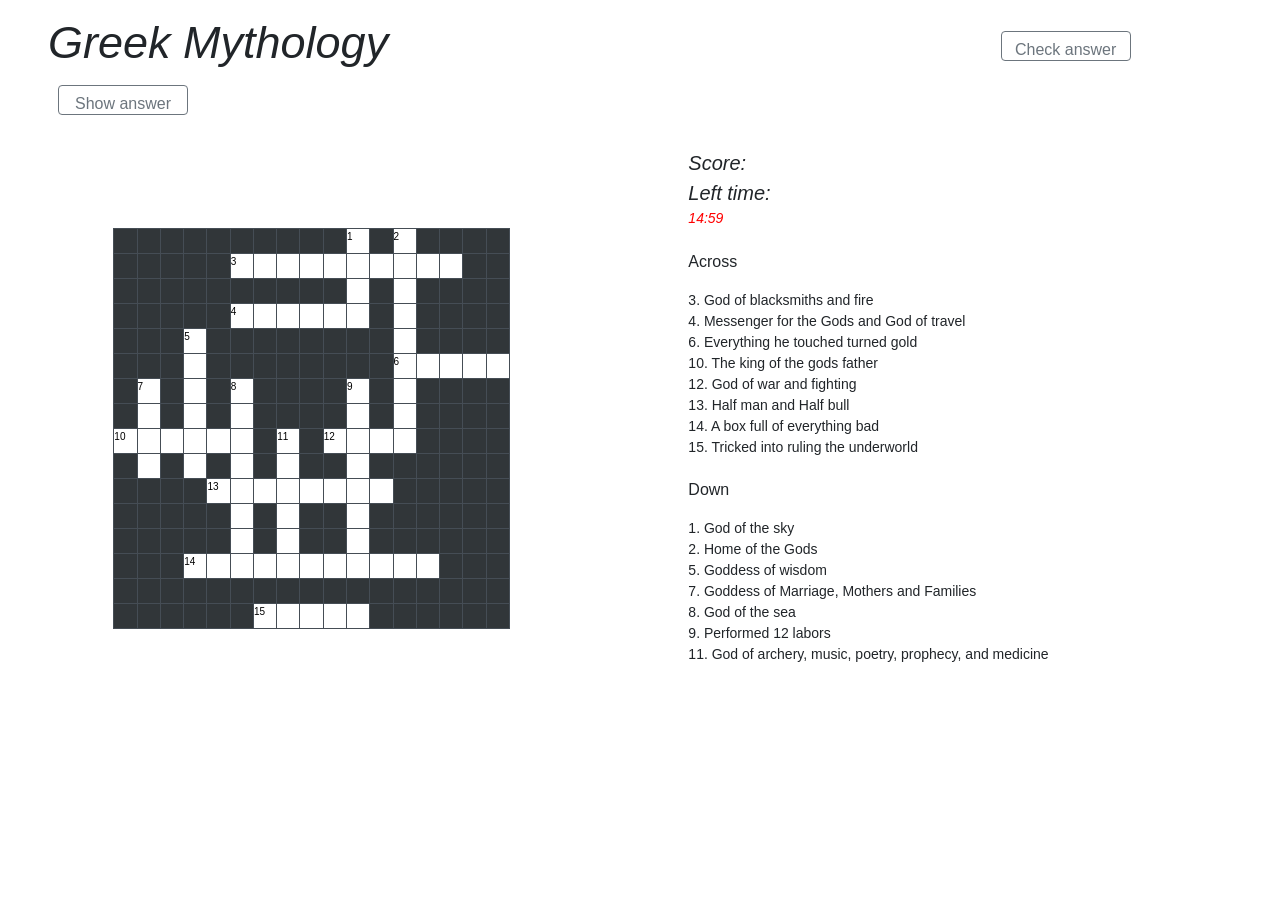
<file: Crossword-master/crossword-master/jsgamefinal-master/index.html>
<!DOCTYPE html>
<html>
<head>
	<title>JS Game - Crossword</title>
	<!-- bootstrap, jQuery -->
	<meta charset="utf-8">
	<meta name="viewport" content="width=device-width, initial-scale=1">
	<link rel="stylesheet" href="https://maxcdn.bootstrapcdn.com/bootstrap/4.3.1/css/bootstrap.min.css">
	<script src="https://ajax.googleapis.com/ajax/libs/jquery/3.4.1/jquery.min.js"></script>
	<script src="https://cdnjs.cloudflare.com/ajax/libs/popper.js/1.14.7/umd/popper.min.js"></script>
	<script src="https://maxcdn.bootstrapcdn.com/bootstrap/4.3.1/js/bootstrap.min.js"></script>
	<!-- fontawesome -->
	<link rel="stylesheet" href="https://use.fontawesome.com/releases/v5.7.0/css/all.css" integrity="sha384-lZN37f5QGtY3VHgisS14W3ExzMWZxybE1SJSEsQp9S+oqd12jhcu+A56Ebc1zFSJ" crossorigin="anonymous">
	<!-- css -->
	<link rel="stylesheet" type="text/css" href="assets/css/style.css"></script>
	<!-- google fonts -->
	<link href="https://fonts.googleapis.com/css?family=Merriweather|Open+Sans&display=swap" rel="stylesheet">

	<!-- crossword source -->
	<!-- https://wordmint.com/puzzles/1460341 -->


</head>
<body>
<!-- <body onload="startTime()"> -->

	
	<h1 class="mx-5 mt-3">Greek Mythology 
		<button id="check" class="btn btn-outline-secondary">Check answer</button>
		<button id="show" class="btn btn-outline-secondary">Show answer</button>
	</h1>
	

	<section class="row mx-0 my-0">
		
		<div class="container-fluid col-12 col-md-4 col-lg-4 mt-5">
			<table class="table table-striped table-bordered-black table-dark mt-5">
				<!-- table-responsive{-sm|-md|-lg|-xl} -->
				<tr id ="tr1">
					<td class="blackTile"></td>
					<td class="blackTile"></td>
					<td class="blackTile"></td>
					<td class="blackTile"></td>
					<td class="blackTile"></td>
					<td class="blackTile"></td>
					<td class="blackTile"></td>
					<td class="blackTile"></td>
					<td class="blackTile"></td>
					<td class="blackTile"></td>
					<td class="whiteTilenum"><span class="num">1</span><input type="text" id ="a1" class="whiteTilenumInput" maxlength = "1"></td>
					<td class="blackTile"></td>
					<td class="whiteTilenum"><span class="num">2</span><input type="text" id ="a2"class="whiteTilenumInput" maxlength = "1"></td>
					<td class="blackTile"></td>
					<td class="blackTile"></td>
					<td class="blackTile"></td>
					<td class="blackTile"></td>
				</tr>
				<tr id="tr2">
					<td class="blackTile"></td>
					<td class="blackTile"></td>
					<td class="blackTile"></td>
					<td class="blackTile"></td>
					<td class="blackTile"></td>
					<td class="whiteTilenum"><span class="num">3</span><input type="text" id="a3" class="whiteTilenumInput" maxlength = "1"></td>
					<td class="whiteTile"><input type="text" id="a4" class="whiteTileInput" maxlength = "1"></td>
					<td class="whiteTile"><input type="text" id="a5" class="whiteTileInput" maxlength = "1"></td>
					<td class="whiteTile"><input type="text" id="a6" class="whiteTileInput" maxlength = "1"></td>
					<td class="whiteTile"><input type="text" id="a7" class="whiteTileInput" maxlength = "1"></td>
					<td class="whiteTile"><input type="text" id="a8" class="whiteTileInput" maxlength = "1"></td>
					<td class="whiteTile"><input type="text" id="a9" class="whiteTileInput" maxlength = "1"></td>
					<td class="whiteTile"><input type="text" id="a10" class="whiteTileInput" maxlength = "1"></td>
					<td class="whiteTile"><input type="text" id="a11" class="whiteTileInput" maxlength = "1"></td>
					<td class="whiteTile"><input type="text" id="a12" class="whiteTileInput" maxlength = "1"></td>
					<td class="blackTile"></td>
					<td class="blackTile"></td>
				</tr>
				<tr id="tr3">
					<td class="blackTile"></td>
					<td class="blackTile"></td>
					<td class="blackTile"></td>
					<td class="blackTile"></td>
					<td class="blackTile"></td>
					<td class="blackTile"></td>
					<td class="blackTile"></td>
					<td class="blackTile"></td>
					<td class="blackTile"></td>
					<td class="blackTile"></td>
					<td class="whiteTile"><input type="text" id="a13" class="whiteTileInput" maxlength = "1"></td>
					<td class="blackTile"></td>
					<td class="whiteTile"><input type="text" id="a14" class="whiteTileInput" maxlength = "1"></td>
					<td class="blackTile"></td>
					<td class="blackTile"></td>
					<td class="blackTile"></td>
					<td class="blackTile"></td>
				</tr>
				<tr id="tr4">
					<td class="blackTile"></td>
					<td class="blackTile"></td>
					<td class="blackTile"></td>
					<td class="blackTile"></td>
					<td class="blackTile"></td>
					<td class="whiteTilenum"><span class="num">4</span><input type="text" id="a15" class="whiteTilenumInput" maxlength = "1"></td>
					<td class="whiteTile"><input type="text" id="a16" class="whiteTileInput" maxlength = "1"></td>
					<td class="whiteTile"><input type="text" id="a17" class="whiteTileInput" maxlength = "1"></td>
					<td class="whiteTile"><input type="text" id="a18" class="whiteTileInput" maxlength = "1"></td>
					<td class="whiteTile"><input type="text" id="a19" class="whiteTileInput" maxlength = "1"></td>
					<td class="whiteTile"><input type="text" id="a20" class="whiteTileInput" maxlength = "1"></td>
					<td class="blackTile"></td>
					<td class="whiteTile"><input type="text" id="a21" class="whiteTileInput" maxlength = "1"></td>
					<td class="blackTile"></td>
					<td class="blackTile"></td>
					<td class="blackTile"></td>
					<td class="blackTile"></td>
				</tr>
				<tr id="tr5">
					<td class="blackTile"></td>
					<td class="blackTile"></td>
					<td class="blackTile"></td>
					<td class="whiteTilenum"><span class="num">5</span><input type="text" id="a22" class="whiteTilenumInput" maxlength = "1"></td>
					<td class="blackTile"></td>
					<td class="blackTile"></td>
					<td class="blackTile"></td>
					<td class="blackTile"></td>
					<td class="blackTile"></td>
					<td class="blackTile"></td>
					<td class="blackTile"></td>
					<td class="blackTile"></td>
					<td class="whiteTile"><input type="text" id="a23" class="whiteTileInput" maxlength = "1"></td>
					<td class="blackTile"></td>
					<td class="blackTile"></td>
					<td class="blackTile"></td>
					<td class="blackTile"></td>
				</tr>
				<tr id="tr6">
					<td class="blackTile"></td>
					<td class="blackTile"></td>
					<td class="blackTile"></td>
					<td class="whiteTile"><input type="text" id="a24" class="whiteTileInput" maxlength = "1"></td>
					<td class="blackTile"></td>
					<td class="blackTile"></td>
					<td class="blackTile"></td>
					<td class="blackTile"></td>
					<td class="blackTile"></td>
					<td class="blackTile"></td>
					<td class="blackTile"></td>
					<td class="blackTile"></td>
					<td class="whiteTilenum"><span class="num">6</span><input type="text" id="a25" class="whiteTilenumInput" maxlength = "1"></td>
					<td class="whiteTile"><input type="text" id="a26" class="whiteTileInput" maxlength = "1"></td>
					<td class="whiteTile"><input type="text" id="a27" class="whiteTileInput" maxlength = "1"></td>
					<td class="whiteTile"><input type="text" id="a28" class="whiteTileInput" maxlength = "1"></td>
					<td class="whiteTile"><input type="text" id="a29" class="whiteTileInput" maxlength = "1"></td>
				</tr>
				<tr id="tr7">
					<td class="blackTile"></td>
					<td class="whiteTilenum"><span class="num">7</span><input type="text" id="a30" class="whiteTilenumInput" maxlength = "1"></td>
					<td class="blackTile"></td>
					<td class="whiteTile"><input type="text" id="a31" class="whiteTileInput" maxlength = "1"></td>
					<td class="blackTile"></td>
					<td class="whiteTilenum"><span class="num">8</span><input type="text" id="a32" class="whiteTilenumInput" maxlength = "1"></td>
					<td class="blackTile"></td>
					<td class="blackTile"></td>
					<td class="blackTile"></td>
					<td class="blackTile"></td>
					<td class="whiteTilenum"><span class="num">9</span><input type="text" id="a33"class="whiteTilenumInput" maxlength = "1"></td>
					<td class="blackTile"></td>
					<td class="whiteTile"><input type="text" id="a34" class="whiteTileInput" maxlength = "1"></td>
					<td class="blackTile"></td>
					<td class="blackTile"></td>
					<td class="blackTile"></td>
					<td class="blackTile"></td>
				</tr>
				<tr id="tr8">
					<td class="blackTile"></td>
					<td class="whiteTile"><input type="text" id="a35" class="whiteTileInput" maxlength = "1"></td>
					<td class="blackTile"></td>
					<td class="whiteTile"><input type="text" id="a36" class="whiteTileInput" maxlength = "1"></td>
					<td class="blackTile"></td>
					<td class="whiteTile"><input type="text" id="a37" class="whiteTileInput" maxlength = "1"></td>
					<td class="blackTile"></td>
					<td class="blackTile"></td>
					<td class="blackTile"></td>
					<td class="blackTile"></td>
					<td class="whiteTile"><input type="text" id="a38" class="whiteTileInput" maxlength = "1"></td>
					<td class="blackTile"></td>
					<td class="whiteTile"><input type="text" id="a39" class="whiteTileInput" maxlength = "1"></td>
					<td class="blackTile"></td>
					<td class="blackTile"></td>
					<td class="blackTile"></td>
					<td class="blackTile"></td>
				</tr>
				<tr id="tr9">
					<td class="whiteTilenum"><span class="num">10</span><input type="text" id="a40" class="whiteTilenumInput" maxlength = "1"></td>
					<td class="whiteTile"><input type="text" id="a41" class="whiteTileInput" maxlength = "1"></td>
					<td class="whiteTile"><input type="text" id="a42" class="whiteTileInput" maxlength = "1"></td>
					<td class="whiteTile"><input type="text" id="a43" class="whiteTileInput" maxlength = "1"></td>
					<td class="whiteTile"><input type="text" id="a44" class="whiteTileInput" maxlength = "1"></td>
					<td class="whiteTile"><input type="text" id="a45" class="whiteTileInput" maxlength = "1"></td>
					<td class="blackTile"></td>
					<td class="whiteTilenum"><span class="num">11</span><input type="text" id="a46" class="whiteTilenumInput" maxlength = "1"></td>
					<td class="blackTile"></td>
					<td class="whiteTilenum"><span class="num">12</span><input type="text" id="a47" class="whiteTilenumInput" maxlength = "1"></td>
					<td class="whiteTile"><input type="text" id="a48" class="whiteTileInput" maxlength = "1"></td>
					<td class="whiteTile"><input type="text" id="a49" class="whiteTileInput" maxlength = "1"></td>
					<td class="whiteTile"><input type="text" id="a50" class="whiteTileInput" maxlength = "1"></td>
					<td class="blackTile"></td>
					<td class="blackTile"></td>
					<td class="blackTile"></td>
					<td class="blackTile"></td>
				</tr>
				<tr id="tr10">
					<td class="blackTile"></td>
					<td class="whiteTile"><input type="text" id="a51" class="whiteTileInput" maxlength = "1"></td>
					<td class="blackTile"></td>
					<td class="whiteTile"><input type="text" id="a52" class="whiteTileInput" maxlength = "1"></td>
					<td class="blackTile"></td>
					<td class="whiteTile"><input type="text" id="a53" class="whiteTileInput" maxlength = "1"></td>
					<td class="blackTile"></td>
					<td class="whiteTile"><input type="text" id="a54" class="whiteTileInput" maxlength = "1"></td>
					<td class="blackTile"></td>
					<td class="blackTile"></td>
					<td class="whiteTile"><input type="text" id="a55" class="whiteTileInput" maxlength = "1"></td>
					<td class="blackTile"></td>
					<td class="blackTile"></td>
					<td class="blackTile"></td>
					<td class="blackTile"></td>
					<td class="blackTile"></td>
					<td class="blackTile"></td>
				</tr>
				<tr id="tr11">
					<td class="blackTile"></td>
					<td class="blackTile"></td>
					<td class="blackTile"></td>
					<td class="blackTile"></td>
					<td class="whiteTilenum"><span class="num">13</span><input type="text" id="a56" class="whiteTilenumInput" maxlength = "1"></td>
					<td class="whiteTile"><input type="text" id="a57" class="whiteTileInput a57" maxlength = "1"></td>
					<td class="whiteTile"><input type="text" id="a58" class="whiteTileInput" maxlength = "1"></td>
					<td class="whiteTile"><input type="text" id="a59" class="whiteTileInput" maxlength = "1"></td>
					<td class="whiteTile"><input type="text" id="a60" class="whiteTileInput a60" maxlength = "1"></td>
					<td class="whiteTile"><input type="text" id="a61" class="whiteTileInput" maxlength = "1"></td>
					<td class="whiteTile"><input type="text" id="a62" class="whiteTileInput" maxlength = "1"></td>
					<td class="whiteTile"><input type="text" id="a63" class="whiteTileInput" maxlength = "1"></td>
					<td class="blackTile"></td>
					<td class="blackTile"></td>
					<td class="blackTile"></td>
					<td class="blackTile"></td>
					<td class="blackTile"></td>
				</tr>
				<tr id="tr12">
					<td class="blackTile"></td>
					<td class="blackTile"></td>
					<td class="blackTile"></td>
					<td class="blackTile"></td>
					<td class="blackTile"></td>
					<td class="whiteTile"><input type="text" id="a64" class="whiteTileInput" maxlength = "1"></td>
					<td class="blackTile"></td>
					<td class="whiteTile"><input type="text" id="a65" class="whiteTileInput" maxlength = "1"></td>
					<td class="blackTile"></td>
					<td class="blackTile"></td>
					<td class="whiteTile"><input type="text" id="a66" class="whiteTileInput" maxlength = "1"></td>
					<td class="blackTile"></td>
					<td class="blackTile"></td>
					<td class="blackTile"></td>
					<td class="blackTile"></td>
					<td class="blackTile"></td>
					<td class="blackTile"></td>
				</tr>
				<tr id="tr13">
					<td class="blackTile"></td>
					<td class="blackTile"></td>
					<td class="blackTile"></td>
					<td class="blackTile"></td>
					<td class="blackTile"></td>
					<td class="whiteTile"><input type="text" id="a67" class="whiteTileInput" maxlength = "1"></td>
					<td class="blackTile"></td>
					<td class="whiteTile"><input type="text" id="a68" class="whiteTileInput" maxlength = "1"></td>
					<td class="blackTile"></td>
					<td class="blackTile"></td>
					<td class="whiteTile"><input type="text" id="a69" class="whiteTileInput" maxlength = "1"></td>
					<td class="blackTile"></td>
					<td class="blackTile"></td>
					<td class="blackTile"></td>
					<td class="blackTile"></td>
					<td class="blackTile"></td>
					<td class="blackTile"></td>
				</tr>
				<tr id="tr14">
					<td class="blackTile"></td>
					<td class="blackTile"></td>
					<td class="blackTile"></td>
					<td class="whiteTilenum"><span class="num">14</span><input type="text" id="a70" class="whiteTilenumInput" maxlength = "1"></td>
					<td class="whiteTile"><input type="text" id="a71" class="whiteTilenumInput" maxlength = "1"></td>
					<td class="whiteTile"><input type="text" id="a72" class="whiteTileInput" maxlength = "1"></td>
					<td class="whiteTile"><input type="text" id="a73" class="whiteTileInput" maxlength = "1"></td>
					<td class="whiteTile"><input type="text" id="a74" class="whiteTileInput" maxlength = "1"></td>
					<td class="whiteTile"><input type="text" id="a75" class="whiteTileInput" maxlength = "1"></td>
					<td class="whiteTile"><input type="text" id="a76" class="whiteTileInput" maxlength = "1"></td>
					<td class="whiteTile"><input type="text" id="a77" class="whiteTileInput" maxlength = "1"></td>
					<td class="whiteTile"><input type="text" id="a78" class="whiteTileInput" maxlength = "1"></td>
					<td class="whiteTile"><input type="text" id="a79" class="whiteTileInput" maxlength = "1"></td>
					<td class="whiteTile"><input type="text" id="a80" class="whiteTileInput" maxlength = "1"></td>
					<td class="blackTile"></td>
					<td class="blackTile"></td>
					<td class="blackTile"></td>
				</tr>
				<tr id="tr15">
					<td class="blackTile"><input disabled class="blackTilenumInput"></td>
					<td class="blackTile"></td>
					<td class="blackTile"></td>
					<td class="blackTile"></td>
					<td class="blackTile"></td>
					<td class="blackTile"></td>
					<td class="blackTile"></td>
					<td class="blackTile"></td>
					<td class="blackTile"></td>
					<td class="blackTile"></td>
					<td class="blackTile"></td>
					<td class="blackTile"></td>
					<td class="blackTile"></td>
					<td class="blackTile"></td>
					<td class="blackTile"></td>
					<td class="blackTile"></td>
					<td class="blackTile"></td>
				</tr>
				<tr id="tr16">
					<td class="blackTile"></td>
					<td class="blackTile"></td>
					<td class="blackTile"></td>
					<td class="blackTile"></td>
					<td class="blackTile"></td>
					<td class="blackTile"></td>
					<td class="whiteTilenum"><span class="num">15</span><input type="text" id="a81"class="whiteTilenumInput" maxlength = "1"></td>
					<td class="whiteTile"><input type="text" id="a82"class="whiteTileInput borderless" maxlength = "1"></td>
					<td class="whiteTile"><input type="text" id="a83"class="whiteTileInput" maxlength = "1"></td>
					<td class="whiteTile"><input type="text" id="a84"class="whiteTileInput" maxlength = "1"></td>
					<td class="whiteTile"><input type="text" id="a85"class="whiteTileInput" maxlength = "1"></td>
					<td class="blackTile"></td>
					<td class="blackTile"></td>
					<td class="blackTile"></td>
					<td class="blackTile"></td>
					<td class="blackTile"></td>
					<td class="blackTile"></td>
				</tr>
			</table>
		</div>
		<div class="container-fluid cluescontainer col-12 col-md-offset-4 col-md-4 col-lg-offset-4 col-lg-4 mt-3">
			<div id="score">Score: <p id="scores">score</p></div>
			<div id="times">Left time: <div><span id="time"></span></div></div>
			
			<!-- <div id="time">Left time: <div><p id="txt"></p></div></div> -->
		

			
			<p class="clues">Across</p>
			<span>3. God of blacksmiths and fire</span>
			<span>4. Messenger for the Gods and God of travel</span>
			<span>6. Everything he touched turned gold</span>
			<span>10. The king of the gods father</span>
			<span>12. God of war and fighting</span>
			<span>13. Half man and Half bull</span>
			<span>14. A box full of everything bad</span>
			<span>15. Tricked into ruling the underworld</span>

			<p class="clues">Down</p>
			<span>1. God of the sky</span>
			<span>2. Home of the Gods</span>
			<span>5. Goddess of wisdom</span>
			<span>7. Goddess of Marriage, Mothers and Families</span>
			<span>8. God of the sea</span>
			<span>9. Performed 12 labors</span>
			<span>11. God of archery, music, poetry, prophecy, and medicine</span>
		</div>

	</section>

	<!-- answer, time count down, click link to hint, header pick -->

	<!-- javascript -->
	<script type="text/javascript" src="assets/js/script.js"></script>

</body>
</html>
</file>
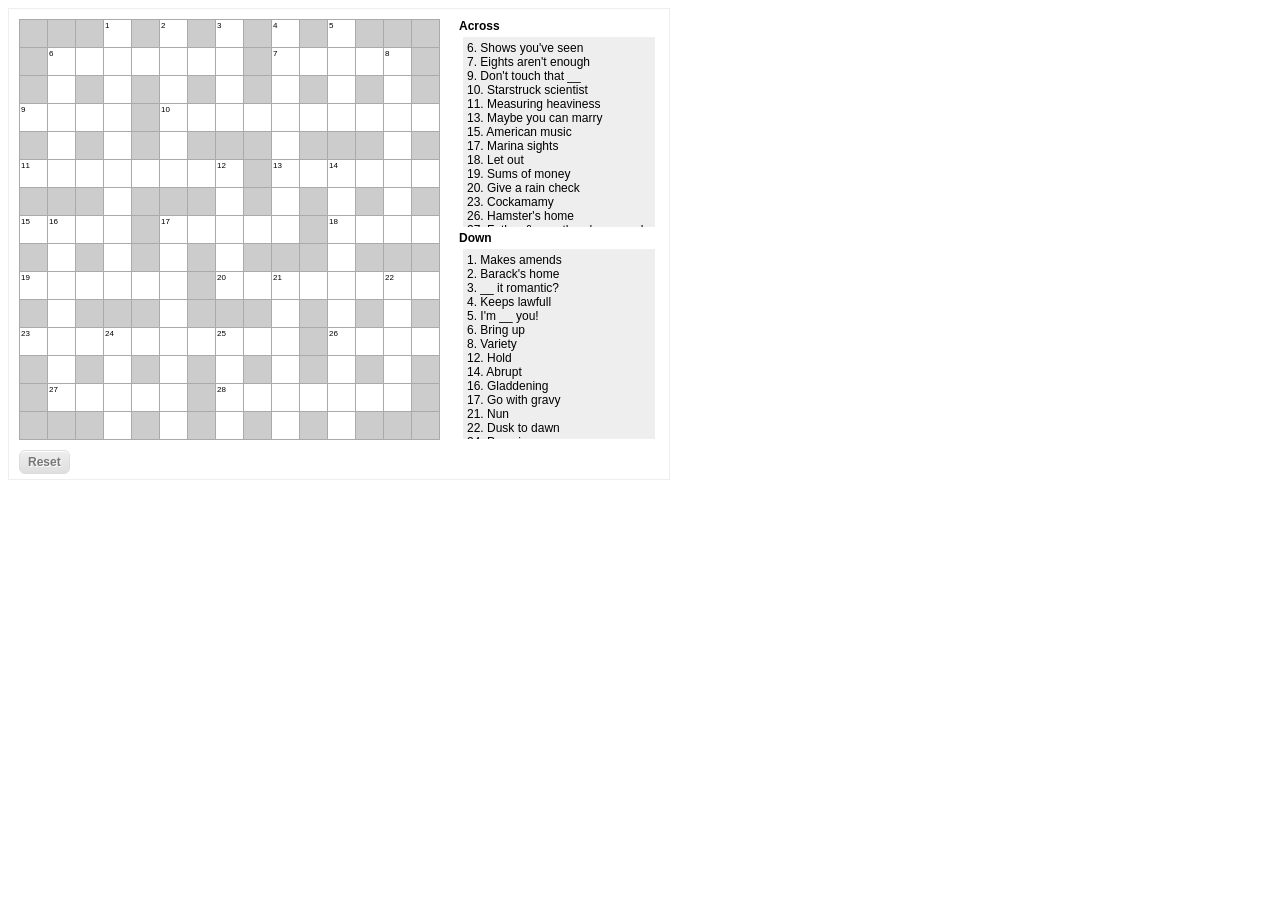
<file: Crossword-master/crossword-master/jsgamefinal-master/javascript-cro/index.html>
<html>
<head>
<title>JavaScript Crossword</title>
<link rel="stylesheet" type="text/css" href="style.css" />
<script type="text/javascript" src="lib/jquery.min.js"></script>
<script type="text/javascript" src="lib/jquery.hotkeys.js"></script>
<script type="text/javascript" src="lib/jquery.cookie.js"></script>
<script type="text/javascript" src="crossword.js"></script>
<script type="text/javascript">
  var crossw1rd1;
  //var crossw1rd2;
  $(document).ready(function() {
    crossw1rd1 = new Crossw1rd('container1');
    crossw1rd1.init('puzzle');
  });
</script>
<meta charset="UTF-8">
</head>
<body>
<div id="container1"></div>
<br/>
<div id="container2"></div>
</body>
</html>
</file>
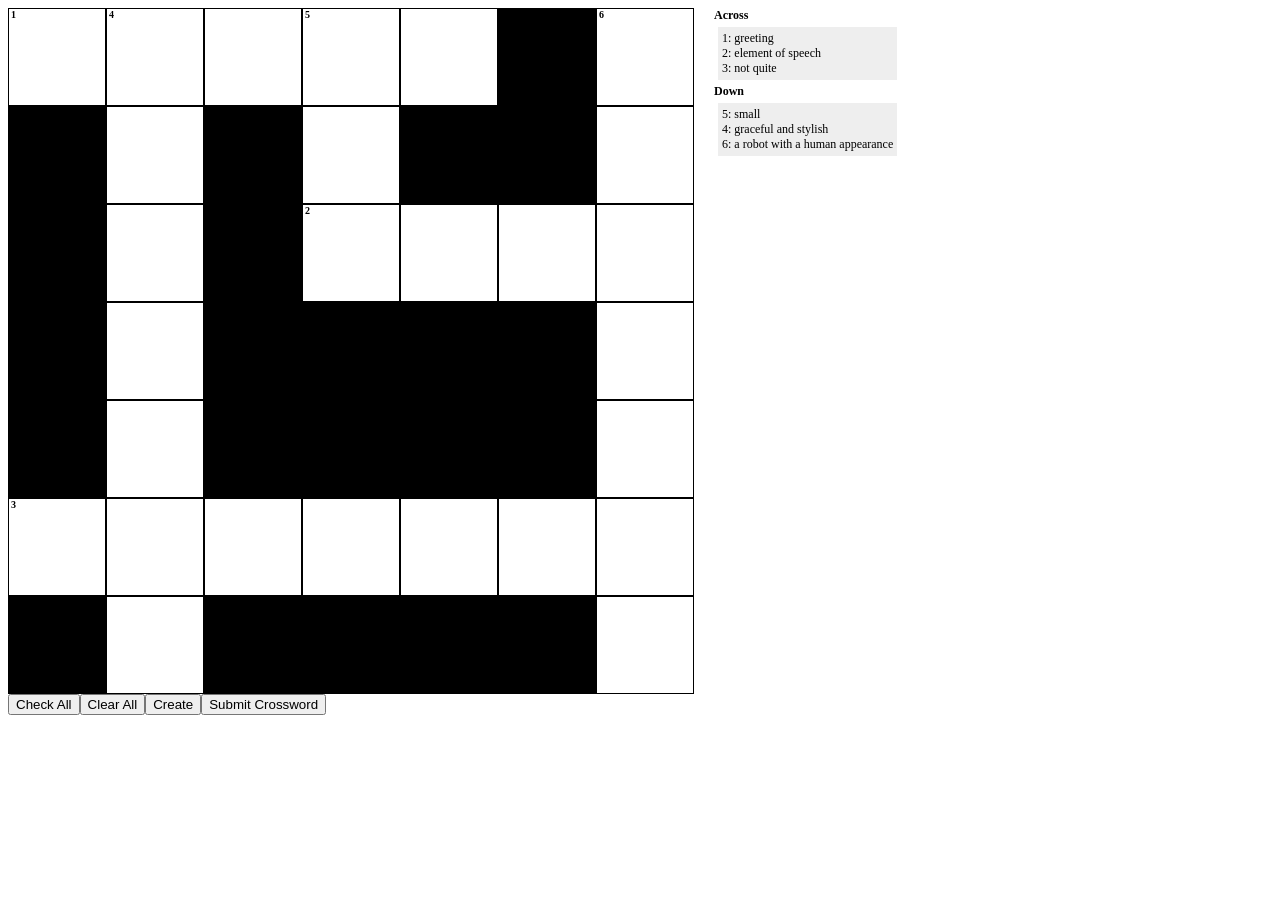
<file: Crossword-master/crossword-master/jsgamefinal-master/js-crossword-master/index.html>
<html lang="en">
<head>
  <meta charset="UTF-8">
  <meta name="viewport" content="width=device-width, initial-scale=1">

  <title>JavaScript Crossword</title>

  <link rel="stylesheet" type="text/css" href="css/style.css" />
  <script src="https://ajax.googleapis.com/ajax/libs/jquery/3.3.1/jquery.min.js"></script>
  <script type="text/javascript" src="crossword.js"></script>
  <script type="text/javascript" src="cell.js"></script>
  <script type="text/javascript">
  var crossword_grid;
  $(document).ready(function() {
    crossword_grid = new crossword();
    crossword_grid.init('c1');

    window.onresize = function(event) {
      crossword_grid.resizeCells();
    }
  });
</script>
<noscript>Please enable JavaScript!</noscript>
</head>

<body>
  <div class="crossword-start">
  </div>
</body>
</html>
</file>
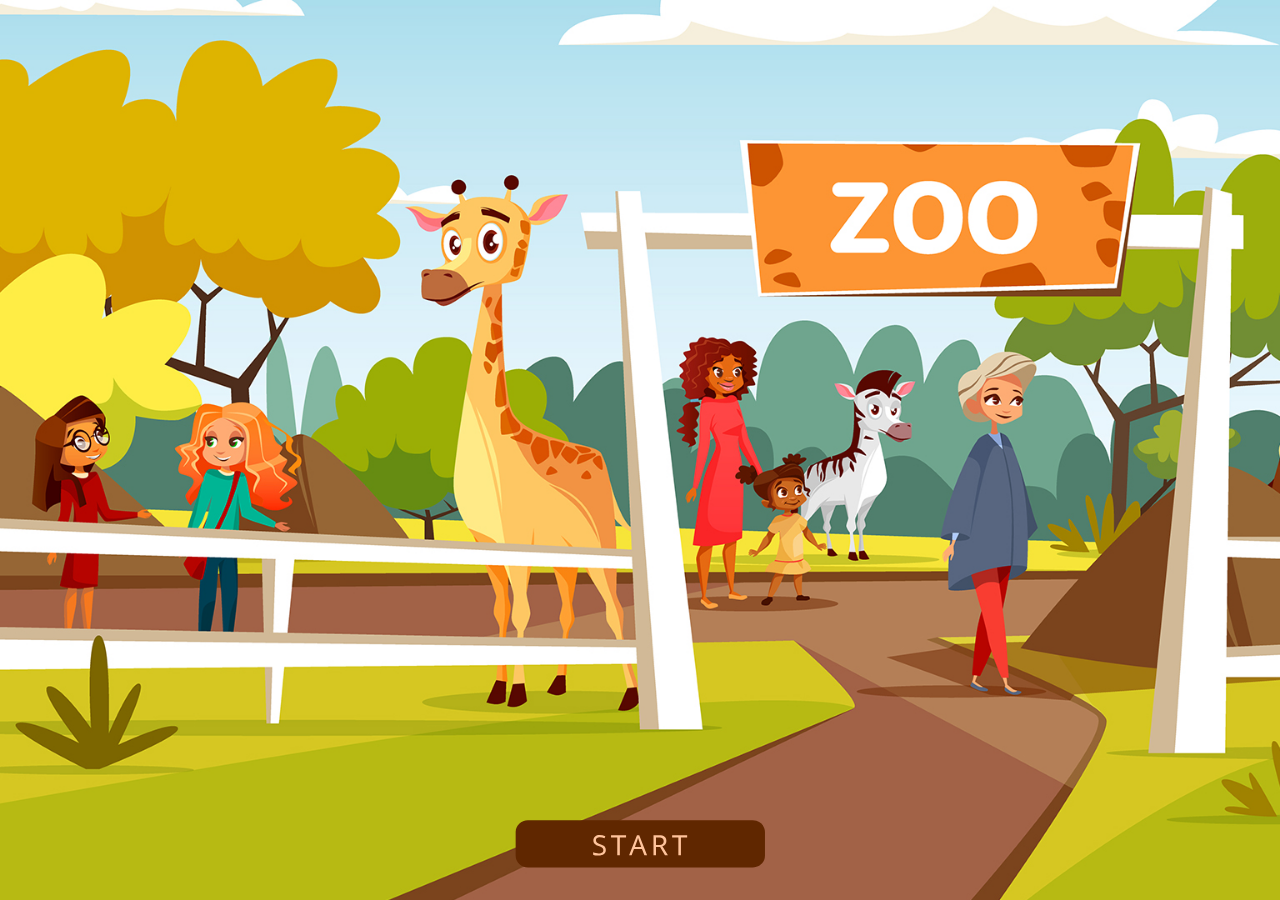
<file: Crossword-master/crossword-master/jsgamefinal-master/js-crossword-master/crossword-puzzle-master/1/purejs-crossword-master/crosswords-animals-js-game-main/index.html>
<!DOCTYPE html>
<html lang="en">

<head>
    <meta charset="UTF-8">
    <meta name="viewport" content="width=device-width, initial-scale=1.0, maximum-scale=1.0, user-scalable=no" />
    <title>Animals crosswords</title>

    <!--Bootstrap-->
    <link rel="stylesheet" href="assets/css/bootstrap.min.css" />

    <!--fonts-->
    <link rel="preconnect" href="https://fonts.googleapis.com">
    <link rel="preconnect" href="https://fonts.gstatic.com" crossorigin>
    <link href="https://fonts.googleapis.com/css2?family=Noto+Sans:wght@400;700&display=swap" rel="stylesheet">

    <!--Styles-->
    <link rel="stylesheet" href="assets/css/style.css" />
    <link rel="stylesheet" href="assets/css/media.css" />
</head>

<body>
    <!-- Start section Start -->
    <section class="start-bg">
        <div class="container">
            <div class="game_name text-center">
                <a class="startBtn" id="quiz-start-btn">
                    <img class="img-fluid mt-3 hover-animation" src="assets/images/start-btn.svg" alt="btn">
                </a>
            </div>
        </div>
    </section>
    <!-- End section Start -->

    <!--Game section -->
    <section class="game_bg">
        <div class="timer">
            <span id="s_timer" class="">00:00</span>
        </div>
        <div class="score">
            <span>0</span>
        </div>

        <div class="container-fluid">

            <img src="assets/images/player.png" alt="" class="player">

            <!--// Game will be injected here //-->
            <div class="crossword row"></div>

        </div>

        <img class="hover-animation" id="submit-btn" src="assets/images/submit.svg" alt="">


    </section>
    <!-- End game section -->

    <!-- Start you win section -->
    <section class="win_bg">
        <div class="final_score">
            <p>Score</p>
            <span>0</span>
        </div>
    </section>
    <!-- End you win section -->

    <!-- Start you lose section -->
    <section class="lose_bg">
        <div class="final_score">
            <p>Score</p>
            <span>0</span>
        </div>
    </section>
    <!-- End you lose section -->

    <!-- Start the Rotate msg if Portrait -->
    <div class="rotateMessage">
        <div class="rotateMessage-container">
            <div class="rotateMessage-content">
                <div class="rotateMessage-text">
                    Please use landscape mode
                </div>
            </div>
        </div>
    </div>
    <!-- End the Rotate msg if Portrait -->


    <!-- Start game loader -->
    <div id="loader-wrapper">
        <div id="loader"></div>
        <div class="loader-section section-left"></div>
        <div class="loader-section section-right"></div>
    </div>
    <!-- End game loader -->

    <!-- End game confirm popup -->
    <div id="confirm">
        <div class="inner">
            <h4>Are you sure for submitting game ?</h4>
            <p>You are going to end game with score: <span class="score">0</span> <span class="bouns"></span></p>
            <div class="btns">
                <img class="hover-animation" id="end-game-button" src="assets/images/yes-btn.svg" alt="">
                <img class="hover-animation" id="continue-game-button" src="assets/images/no-btn.svg" alt="">
            </div>
        </div>
    </div>
    <!-- End game confirm popup -->

    <script type="text/javascript" src="assets/js/jquery-3.2.0.min.js"></script>
    <script type="text/javascript" src="assets/js/bootstrap.min.js"></script>
    <script type="text/javascript" src="assets/js/popper.min.js"></script>
    <script type="text/javascript" src="assets/js/index.js"></script>
    <script type="text/javascript" src="assets/js/game.js"></script>
</body>

</html>
</file>
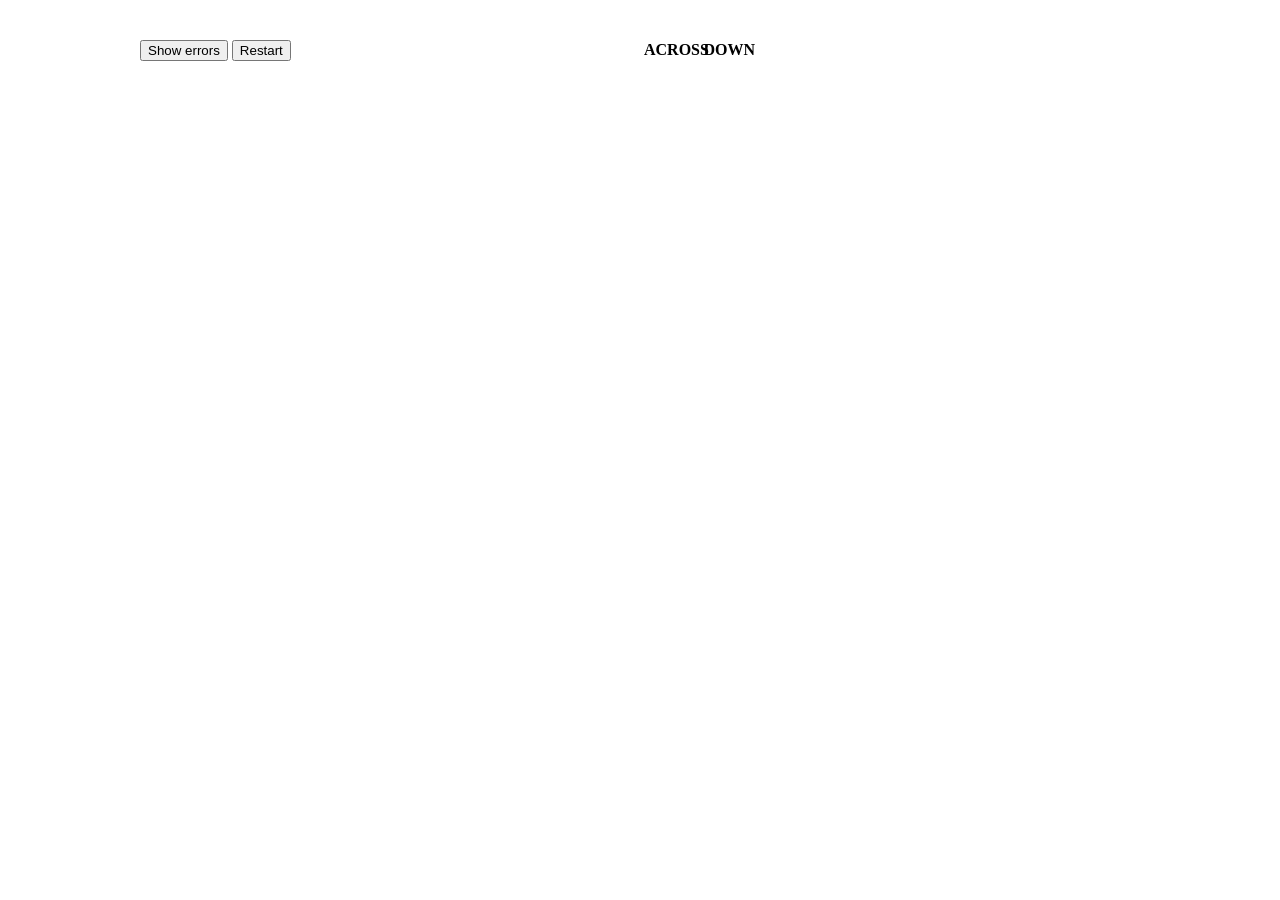
<file: Crossword-master/crossword-master/crossword.html>
<html>
<head>
	<meta charset="UTF-8">

</head>

<body>
	<style>
#cw_container {
  width: 500px;
  height: 705px;
  margin: 20px 0;
  display: inline-block;
  vertical-align: top;
}

* {
	cursor: default;
}

*:focus {
	outline: none;
}

svg {
  font-family: sans-serif;
}
</style>
	<div id="wrapper" style="max-width: 1000px; margin: 20px auto;">
		<div id="cw_container">
			<button onclick='checkPuzzle()'>Show errors</button>
			<button onclick="resetPuzzle()">Restart</button>
			<svg id="crossword" viewBox="0 0 605 605"></svg>
		</div>
		<div id="cluelist" style="max-width: 300px; margin: 0 auto; display: inline-block;">
			<div style="width: 46%; display: inline-block; vertical-align: top;">
				<h4 style="margin-bottom: 0.25em;">ACROSS</h4>
				<div id="cluesacross" style="height: 500px; overflow: scroll;">
				</div>
			</div>
			<div style="width: 46%; display: inline-block; vertical-align: top;">
				<h4 style="margin-bottom: 0.25em;">DOWN</h4>
				<div id="cluesdown" style="height: 500px; overflow: scroll;">
				</div>
			</div>
		</div>
	</div>

<script src="https://d3js.org/d3.v4.min.js"></script>

<script>

// GLOBALS

var currentBlock = 0;							// current location 0->dimension*dimension
var selectedClue = "";							// clue in cluelist that is selected
var highlightOpt = "R";							// direction of current focus
var currentSel = "";							// square that is currently focused by id attribute 
var acrossclues = "";							// HTML string of clues
var downclues = "";								// HTML string of clues
var dimension = 0;								// crossword grid size
var emptyBlocks;								// how many empty squares left
var totalEmpty;									// how many empty squares at start
var autocheck = false;							// goes true when emptyBlocks = 0
var blocks = [];								// multidimensional array with solution characters and blacks
var cluenums = [];								// multidimensional array with clue numbers for building svg
var cluenum = 1;								// 
var clues = {									// object storing the clues
	across: {},
	down: {}
};
var characters;

// attach keydown event listener to body with output sent to svg
d3.select('body')
	.on('keydown', handleInput)
	.on('blur', function(){});

/**********************************************************/
/******************** BUILD CLUE LIST *********************/
/**********************************************************/

d3.csv('cluelist.csv', getClues);

function getClues(cluesrc) {
	// console.log('clues: ', cluesrc);
	for (k=0; k<cluesrc.length; k++) {
		if (cluesrc[k].dir === 'across') {
			clues.across[cluesrc[k].key] = cluesrc[k].clue.replace('&#44;',',');
		}
		else if (cluesrc[k].dir === 'down') {
			clues.down[cluesrc[k].key] = cluesrc[k].clue.replace('&#44;',',');
		}
		else if (cluesrc[k].dir === 'size') {
			dimension = parseInt(cluesrc[k].clue);
			emptyBlocks = dimension * dimension;
			totalEmpty = emptyBlocks;
		}
		else if (cluesrc[k].dir === 'letters') {
			characters = cluesrc[k].clue;
		}
	}

	for (i=0; i<Object.entries(clues.across).length; i++) {
		acrossclues += "<p id='a" + Object.entries(clues.across)[i][0] + "' style='font-size: 13px; margin: 0.25em 0; line-height: 1.25em;' onclick='clueSelect(this.id, \"cluelist\")'>" + Object.entries(clues.across)[i][0] + ". " + Object.entries(clues.across)[i][1] + "</p>";
	}
	document.getElementById('cluesacross').innerHTML = acrossclues;

	for (i=0; i<Object.entries(clues.down).length; i++) {
		downclues += "<p id='d" + Object.entries(clues.down)[i][0] + "' style='font-size: 13px; margin: 0.25em 0; line-height: 1.25em;' onclick='clueSelect(this.id, \"cluelist\")'>" + Object.entries(clues.down)[i][0] + ". " + Object.entries(clues.down)[i][1] + "</p>";
	}
	document.getElementById('cluesdown').innerHTML = downclues;

	buildGrid();
}


/**********************************************************/
/********************** BUILD LAYOUT **********************/
/**********************************************************/


function buildGrid() {
	// convert characters string into multidimensional array
	// spaces are used to indicate black squares in crossword
	for (i=0; i<dimension; i++) {
		blocks.push([]);
		for (j=i*dimension; j<(i*dimension)+dimension; j++) {
			blocks[i].push(characters.slice(j,j+1));
		}
	}
	//console.log(blocks);

	// fill cluenums array with numbers
	for (i=0; i<dimension; i++) {
		cluenums.push([]);
		for (j=0; j<dimension; j++) {
			if (i===0) {
				if (blocks[i][j] !== " ") {
					cluenums[i].push(cluenum);
					cluenum++;
				}
				else {
					cluenums[i].push("");
				}
			}
			else {
				if (j===0 && blocks[i][j] !== " ") {
					cluenums[i].push(cluenum);
					cluenum++;
				}
				else if (blocks[i][j-1] === " " && blocks[i][j] !== " ") {
					cluenums[i].push(cluenum);
					cluenum++;
				}
				else if (blocks[i-1][j] === " " && blocks[i][j] !== " ") {
					cluenums[i].push(cluenum);
					cluenum++;
				}
				else {
					cluenums[i].push("");
				}
			}
		}
	}
	//console.log(cluenums);

	var crossword = d3.select("#crossword");

	for (i=0; i<dimension; i++) {
		for (j=0; j<dimension; j++) {
			var block = crossword.append('g')
								.attr('id', 'r' + i + 'c' + j);
			var cell = block.append('rect')
							.attr('value',i+j)
							.attr('class','letterbox')
							.attr('x',j*40+1)
							.attr('y',i*40+1)
							.attr('width',40)
							.attr('height',40)
							.attr('style','stroke-width: 1; stroke: rgb(55,55,55); fill: rgb(255,255,255);');
			if (blocks[i][j]===" ") {
				emptyBlocks--;
				cell.attr('style','stroke-width: 1; stroke: rgb(55,55,55); fill:rgb(0,0,0);')
					.attr('class','blackbox');
			}
			else {
				if (cluenums[i][j] !== "") {
					block.append('text')
						.attr('x',j*40+4)
						.attr('y',i*40+12)
						.attr('style','fill: black; font-size: 10px;')
						.attr('id','clue' + cluenums[i][j])
						.text(cluenums[i][j]);
				}
			}
				block.append('text')
					.attr('class','inputText')
					.attr('x',j*40+20)
					.attr('y',i*40+35)
					.attr('text-anchor','middle')
					.text('')
					//.text(blocks[i][j])	// debugging: fill in solutions
					.attr('style','fill: black; font-size: 30px;');
		}
	}

	// add listeners
	d3.selectAll('rect').on('click', highlightSelection);
	d3.selectAll('.inputText').on('click', highlightSelection);
}

/**********************************************************/
/****************** TEXT INPUT HANDLING *******************/
/**********************************************************/


function handleInput() {
	var row = Math.floor(currentBlock/dimension);
	var col = currentBlock%dimension;
	var black = true;
	var k=1;

	var code = d3.event.keyCode;
	if (code >=65 && code <= 90) {
		var letter = d3.event.key.toUpperCase();
		if (d3.select('.target ~ .inputText').text()==='') { emptyBlocks--; }
		d3.select('.target ~ .inputText').text(letter);
		//getNext(row,col);
		if(emptyBlocks===0) { autocheck=true; checkPuzzle(); }
		getNext();
	}
	else {
		switch (code) {
			case 37: //left
				d3.event.preventDefault();
				if (highlightOpt==='C') {
					highlightSelection(null, currentBlock);
				}
				else { getPrev(); }
				break;
			case 38: //up
				d3.event.preventDefault();
				if (highlightOpt==='R') {
					highlightSelection(null, currentBlock);
				}
				else { getPrev(); }
				break;
			case 39: // right
				d3.event.preventDefault();
				if (highlightOpt==='C') {
					highlightSelection(null, currentBlock);
				}
				else { getNext(); }
				break;
			case 40: // down
				d3.event.preventDefault();
				if (highlightOpt==='R') {
					highlightSelection(null, currentBlock);
				}
				else { getNext('arrow'); }
				break;
			case 9: // tab
				d3.event.preventDefault();
				if (d3.event.shiftKey) {
					prevClue();
					break;
				}
			case 13: // enter
				d3.event.preventDefault();
				nextClue();
				break;
			case 46: // delete
			case 8: // backspace
				d3.event.preventDefault();
				if (d3.select('.target ~ .inputText').text() !== '') { 
					d3.select('.target ~ .inputText').text('');
					emptyBlocks++;
				}
				getPrev();
				break;
		}
	}
}

function getPrev() {
	var row, col;
	if (currentBlock!==0) {
		// move left
		if (highlightOpt==='R') {
			currentBlock--;
			row = Math.floor(currentBlock/dimension);
			col = currentBlock%dimension;
			if (col >= 0) {
				while (blocks[row][col] === ' ') {
					currentBlock--;
					col--;
				}
				highlightSelection(null, currentBlock);
			}
		}
		// move up
		else {
			currentBlock -= dimension;
			if (currentBlock < 0) {
				row = dimension-1;
				col = currentBlock + dimension - 1;
				currentBlock = row*dimension + col;
			}
			else {
				row = Math.floor(currentBlock/dimension);
				col = currentBlock%dimension;
			}
			if (row >= 0) {
				while (blocks[row][col] === ' ') {
					currentBlock -= dimension;
					if (currentBlock < 0) {
						row = dimension-1;
						col = currentBlock + dimension - 1;
						currentBlock = row*dimension + col;
					}
					else { row--; }
				}
				highlightSelection(null, currentBlock);
			}
		}
	}
}


function getNext(source) {
	if (currentBlock!==(dimension*dimension)-1) {		// keeps currentBlock within array
		// move right
		if (highlightOpt==='R') {
			currentBlock++;
			var row = Math.floor(currentBlock/dimension);
			var col = currentBlock%dimension;
			if (currentBlock < dimension*dimension) {
				while (blocks[row][col] === ' ') {
					currentBlock++;
					col++;
				}
				highlightSelection(null, currentBlock);
			}
		}
		// move down
		else {
			currentBlock += dimension;
			var row = Math.floor(currentBlock/dimension);
			var col = currentBlock%dimension;
			if (currentBlock < dimension*dimension) {
				// if the next block is black and the key source was a letter
				if (blocks[row][col] === ' ' && source !== 'arrow') {
					nextClue();
				}
				// if the next block is black and the key source was the down key
				else if (blocks[row][col] === ' ' && source === 'arrow') {
					getNext(source);
				}
				// if the next block is white
				else { highlightSelection(null, currentBlock); }
			}
			if (row >= dimension && source !== 'arrow') {
				nextClue();
			}
			else if (row>=dimension && source === 'arrow') {
				currentBlock = col+1;
				if (blocks[0][currentBlock] === ' ') {
					getNext(source);
				}
				else { highlightSelection(null, currentBlock); }
			}
		}
	}
}

/**********************************************************/
/********************** HIGHLIGHTING **********************/
/**********************************************************/



function highlightSelection(d, i) {
	var row = Math.floor(i/dimension);
	var col = i%dimension;
	currentBlock = row*dimension+col;

	if(blocks[row][col] !== " ") {
		var id = '#r' + row + 'c' + col;
		if (currentSel !== id) {
			if (currentSel !== "") { // clear previously highlighted
				clearHighlight();
			}
			highlightFocus(id);	// highlight new square
			
			if (highlightOpt==="R") { // highlight rest of word in row
				highlightRow(row,col);
			}
			else { // highlight rest of word in column
				highlightCol(row,col);
			}
			currentSel = id; // update 
		}
		else if (currentSel === id) {
			switch(highlightOpt) {
				case "R":
					highlightOpt = "C";
					clearHighlight();
					highlightFocus(id);
					highlightCol(row,col);
					break;
				case "C":
					highlightOpt = "R";
					clearHighlight();
					highlightFocus(id);
					highlightRow(row,col);
					break;
			}
		}
	}
}

function highlightFocus(id) { 
	d3.select('.target').attr('class','letterbox');
	d3.selectAll(id + ' > line').remove();
	d3.select(id + ' > rect').attr('style','fill: rgb(241,245,130); stroke-width: 1; stroke: rgb(55,55,55);')
							.attr('class', 'target letterbox');
	//d3.select(id).attr('class', 'target');
}

function clearHighlight() {
	d3.selectAll('.letterbox').attr('style','fill: rgb(255,255,255); stroke-width: 1; stroke: rgb(55,55,55);');
}

function highlightRow(row, col) {
	var sel = '';
	if (col === 0) {
		sel = "#r" + row + "c0";
		var clueid = 'a' + d3.select(sel + '> text').attr('id').substr(4);
		clueSelect(clueid, 'grid');
	}
	for (k=col-1; k>=0; k--) {		
		if (k === 0) {
			sel = "#r" + row + "c0";
			var clueid = 'a' + d3.select(sel + '> text').attr('id').substr(4);
			clueSelect(clueid, 'grid');
		}
		if (blocks[row][k] === " ") {
			sel = "#r" + row + "c" + (k+1);
			var clueid = d3.select(sel + '> text').attr('id').substr(4);
			clueSelect('a' + clueid, 'grid');
			break;
		}
		else {
			sel = "#r" + row + "c" + k;
			d3.select(sel + '> rect')
				.attr('style','fill: rgb(153,204,255); stroke-width: 1; stroke: rgb(55,55,55);');
		}
	}
	for (k=col+1; k<dimension; k++) {
		if (blocks[row][k] !== " ") {
			var sel = "#r" + row + "c" + k;
			d3.select(sel + '> rect')
				.attr('style','fill: rgb(153,204,255); stroke-width: 1; stroke: rgb(55,55,55);');
		}
		else { break; }
	}
}

function highlightCol(row,col) {
	var sel = '';
	if (row === 0) {
		sel = "#r0c" + col;
		var clueid = 'd' + d3.select(sel + '> text').attr('id').substr(4);
		clueSelect(clueid, 'grid');
	}
	for (k=row-1; k>=0; k--) {
		if (k === 0) {
			sel = "#r0c" + col;
			var clueid = 'd' + d3.select(sel + '> text').attr('id').substr(4);
			clueSelect(clueid, 'grid');
		}
		if (blocks[k][col] === " ") {
			sel = "#r" + (k+1) + "c" + col;
			var clueid = 'd' + d3.select(sel + '> text').attr('id').substr(4);
			clueSelect(clueid, 'grid');
			break;
		}
		else { sel = "#r" + k + "c" + col;
			d3.select(sel + '> rect')
				.attr('style','fill: rgb(153,204,255); stroke-width: 1; stroke: rgb(55,55,55);');
		}
	}
	for (k=row+1; k<dimension; k++) {
		if (blocks[k][col] !== " ") {
			var sel = "#r" + k + "c" + col;
			d3.select(sel + '> rect')
				.attr('style','fill: rgb(153,204,255); stroke-width: 1; stroke: rgb(55,55,55);');
		}
		else { break; }
	}
}


/**********************************************************/
/********************* HIGHLIGHT CLUES ********************/
/**********************************************************/

function nextClue() {
	if (selectedClue !== '') {
		var dir = selectedClue.substr(0,1);
		var num = selectedClue.substr(1);
		var newclue = dir;
		var keys;

		// create a list of the clue keys for either across or down
		if (dir === 'a') {
			keys = Object.keys(clues.across);
		}
		else {
			keys = Object.keys(clues.down);
		}
		// go through list of keys
		for (k=0; k<keys.length; k++) {
			if (k===keys.length-1) {
				dir === 'a' ? newclue = 'd1' : newclue = 'a1';
				break;
			}
			// if find the current clue key (num), then set the new clue to the next key value
			if (keys[k] === num) {
				newclue += keys[k+1];
				break;
			}
		}
		clueSelect(newclue, 'cluelist');
	}
	else { clueSelect('a1', 'cluelist'); }
}

function prevClue() {
	if (selectedClue !== '') {
		var dir = selectedClue.substr(0,1);
		var num = selectedClue.substr(1);
		var newclue = dir;
		var keys;

		if (dir === 'a') {
			keys = Object.keys(clues.across);
		}
		else {
			keys = Object.keys(clues.down);
		}
		if (keys[0] !== num) {
			for (k=keys.length-1; k>0; k--) {
				if (keys[k] === num) {
					newclue += keys[k-1];
					break;
				}
			}
			clueSelect(newclue, 'cluelist');
		}
	}
	else { clueSelect('a1', 'cluelist'); }
}

function clueSelect(tar, source) {
	if (selectedClue !== tar) {
		if (selectedClue !== "") { clearSelected(); }
		selectedClue = tar;
		document.getElementById(selectedClue).style.backgroundColor='lightblue';
		var scrolltarget = document.getElementById(selectedClue);
		scrolltarget.parentNode.scrollTop = scrolltarget.offsetTop - scrolltarget.parentNode.offsetTop;
		if (selectedClue.substr(0,1) === 'd') { highlightOpt="C"; } else { highlightOpt = "R"; }
		var index;
		for (i=0; i<dimension; i++) {
			index = cluenums[i].indexOf(parseInt(selectedClue.substr(1)));
			if(index !== -1) {
				index = i*dimension+index;
				break;
			}
		}
		if (source === 'cluelist') {
			highlightSelection(null, index);
		}
	}
}

function clearSelected() {
	document.getElementById(selectedClue).style.backgroundColor='white';
}


/**********************************************************/
/********************** SUCCESS CHECK *********************/
/**********************************************************/

function checkPuzzle() {
	// build input answers array
	var inputLetters = [];
	var isComplete = true;
	for (i=0; i<dimension; i++) {
		inputLetters.push([]);
		for (j=0; j<dimension; j++) {
			inputLetters[i].push(d3.selectAll('g > text.inputText')._groups[0][i*15+j].textContent);
		}
	}

	// find errors
	var errors = [];
	for (i=0; i<dimension; i++) {
		for (j=0; j<dimension; j++) {
			if ((blocks[i][j] !== " ") && (inputLetters[i][j] !== "")) {
				if (inputLetters[i][j]!==blocks[i][j]) {
					errors.push(i*15+j);
				}
			}
		}
	}

	if (autocheck) {
		if (errors.length === 0) {
			displaySuccess();
		}
		else {
			displayCompleteButWrong();
		}
	}
	else {
		showErrors(errors);
	}
}

function showErrors(errors) {
	// highlight errors
	for (i=0; i<errors.length; i++) {
		var erow = Math.floor(errors[i]/dimension);
		var ecol = errors[i]%dimension;
		var errorid = '#r' + erow + 'c' + ecol;
		var errorcell = d3.select(errorid);
		var x1 = parseInt(errorcell.select('rect').attr('x'));
		var x2 = x1 + 40;
		var y1 = parseInt(errorcell.select('rect').attr('y'));
		var y2 = y1 + 40;
		errorcell.append('line')
					.attr('class','e1')
					.attr('x1',x1)
					.attr('y1',y1)
					.attr('x2',x2)
					.attr('y2',y2)
					.attr('style','stroke: red; stroke-width: 3;');
		errorcell.append('line')
					.attr('class','e2')
					.attr('x1',x2)
					.attr('y1',y1)
					.attr('x2',x1)
					.attr('y2',y2)
					.attr('style','stroke: red; stroke-width: 3;');
	}
}

// create default box shadow
var defs = d3.select('#crossword').append('defs');
var shadow = defs.append('filter')
					.attr('id','boxShadow')
						.append('feDropShadow')
						.attr('dx',2)
						.attr('dy',2)
						.attr('stdDeviation',1);

function drawSuccessBox() {
	var successbox = d3.select('#crossword').append('g')
												.attr('id','successBox');
	// to grey out the crossword
	successbox.append('rect')
				.attr('x',0)
				.attr('y',0)
				.attr('width','100%')
				.attr('height','100%')
				.attr('style','fill: rgb(255,255,255); opacity: 0.75;');

	// the visual box
	successbox.append('rect')
				.attr('x',150)
				.attr('y',225)
				.attr('width',300)
				.attr('height',150)
				.attr('style','stroke-width: 1; stroke: rgb(55,55,55); fill: rgb(255,255,255); filter:url(#boxShadow);');

	// close box button
	successbox.append('rect')
				.attr('x',225)
				.attr('y',321)
				.attr('width',150)
				.attr('height',25)
				.attr('ry',10)
				.attr('rx',10)
				.attr('style','stroke-width: 1; stroke: rgb(0,0,0); fill: rgb(255,255,255); filter:url(#boxShadow);')
				.on('click', function() { d3.select('#successBox').remove(); autocheck=false; });

	return successbox;
}

function displaySuccess() {
	var successbox = drawSuccessBox();

	// Congratulations text
	successbox.append('text')
				.attr('x',300)
				.attr('y',285)
				.attr('text-anchor', 'middle')
				.attr('style','fill: black; font-size: 24px;')
				.text('Congratulations!');

	// close box button text
	successbox.append('text')
				.attr('x',300)
				.attr('y',340)
				.attr('text-anchor', 'middle')
				.attr('style','fill: black; font-size: 18px;')
				.text('Great! Bye!')
				.on('click', function() { d3.select('#successBox').remove(); autocheck=false; });
}

function displayCompleteButWrong() {
	var successbox = drawSuccessBox();

	// Close but not quite text
	var successlabel = successbox.append('text')
								.attr('text-anchor', 'middle')
								.attr('style','fill: black; font-size: 18px;');
		successlabel.append('tspan')
					.attr('x',300)
					.attr('y',275)
					.text('You completed the puzzle but');
		successlabel.append('tspan')
					.attr('x',300)
					.attr('y',300)
					.text('at least one letter is wrong!');

	// close box button text
	successbox.append('text')
				.attr('x',300)
				.attr('y',340)
				.attr('text-anchor', 'middle')
				.attr('style','fill: black; font-size: 18px;')
				.text('Go for it!')
				.on('click', function() { d3.select('#successBox').remove(); autocheck=false; });
}

function resetPuzzle() {
	d3.selectAll('g > .inputText').text('');
	d3.selectAll('g > .e1').remove();
	d3.selectAll('g > .e2').remove();
	emptyBlocks=totalEmpty;
}
</script>
</body>

</html>
</file>
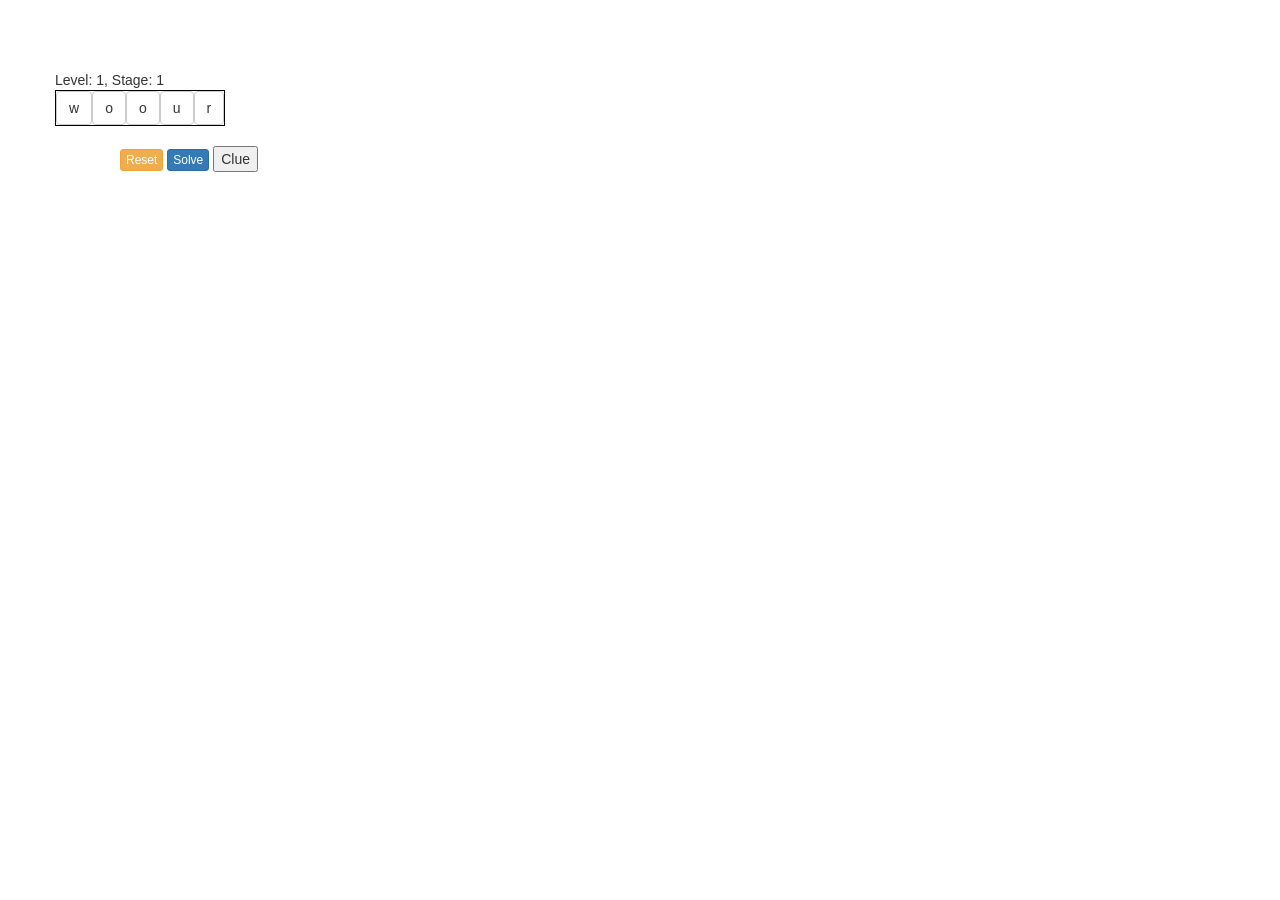
<file: Crossword-master/crossword-master/jsgamefinal-master/js-crossword-master/crossword-puzzle-master/1/perfecti/crossword.html>
<!DOCTYPE html>
<html>
<head>
    <meta charset="UTF-8"> 
    <title>Crossword</title>
    <link rel="stylesheet" type="text/css" href="css/style.css">
    <link rel="stylesheet" type="text/css" href="css/bootstrap.css">
</head>
<body>

    <!-- <div id="hints_container">
        <h3>Vertical</h3>
            <div id="vertical_hints_container"></div>
        <h3>Horizontal</h3>
            <div id="horizontal_hints_container"></div>
    </div> -->
<!-- <div class="container">
  <div class="row">
    <div class="col align-self-start">
      One of three columns
    </div>
    <div class="col align-self-center">
      One of three columns
    </div>
    <div class="col align-self-end">
      One of three columns
    </div>
  </div>
</div> -->
	<header class="header">
		<nav class="navbar navbar-static-top" role="navigation">
            <!-- Sidebar toggle button-->
            
            <div class="navbar-right">
                <ul class="nav navbar-nav">
                    
                    <!-- User Account: style can be found in dropdown.less -->
                    <li class="dropdown user user-menu">
                        <a href="#" class="dropdown-toggle" data-toggle="dropdown">
                            <!-- <i class="glyphicon glyphicon-user"></i> -->
                            <!-- <span>UdaraNG <i class="caret"></i></span> -->
                        </a>
                    </li>
                </ul>
            </div>
        </nav>
	</header>
    <div class="container">
        <section class="content" style="">
            <div class="row">
                <div class="col-md6">
                    <div id="">
                        <span id="level">Level</span>
                    </div>
                </div>
                <div class="col-md6">
                    <div id="">
                        <span id="answer"></span>
                    </div>
                </div>
                
            </div>
            <div class="row">
                <div class="col-md6">
                    <div id="puzzle_container">
                        <table id="puzzle">
                        </table>
                    </div>
                </div>
                
            </div>


            <div id="buttons_container">
                <button class="btn btn-xs btn-warning" id="reset">Reset</button>
                <button class="btn btn-xs btn-primary" id="solve">Solve</button>
                <button id="clue">Clue</button>
            </div>
        </section>
    </div>

<script type="text/javascript" src="js/jquery.min.js"></script>
<script type="text/javascript" src="js/bootstrap.js"></script>
<script type="text/javascript" src="js/udara.js"></script>
</body>
</html>
</file>
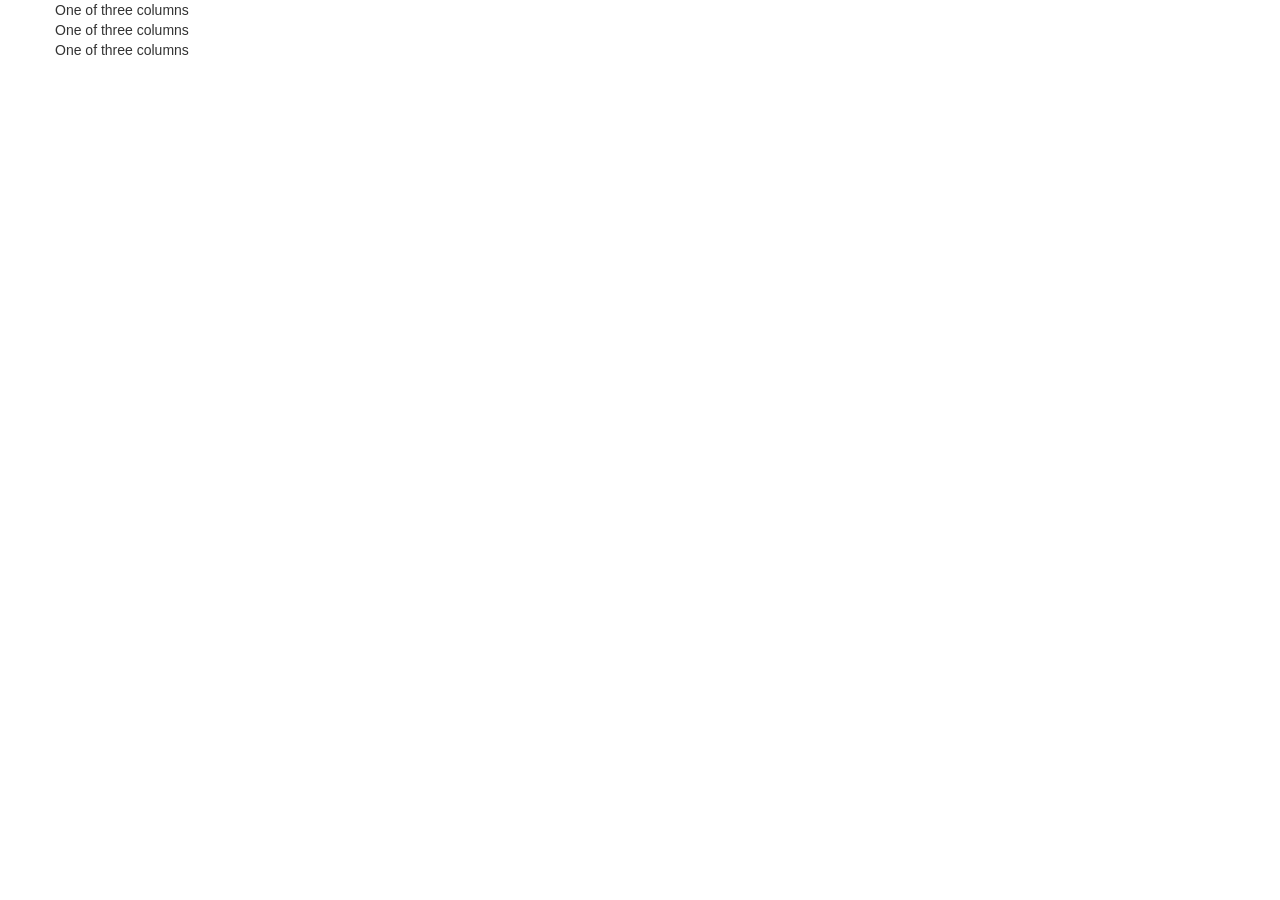
<file: Crossword-master/crossword-master/jsgamefinal-master/js-crossword-master/crossword-puzzle-master/1/perfecti/test.html>
<!DOCTYPE html>
<html>
<head>

    <link rel="stylesheet" type="text/css" href="css/bootstrap.css">
</head>
<body>

<div class="container">
  <div class="row">
    <div class="col align-self-start">
      One of three columns
    </div>
    <div class="col align-self-center">
      One of three columns
    </div>
    <div class="col align-self-end">
      One of three columns
    </div>
  </div>
</div>

<script type="text/javascript" src="js/jquery.min.js"></script>
<script type="text/javascript" src="js/bootstrap.js"></script>
</body>
</html>
</file>
<file: Crossword-master/crossword-master/jsgamefinal-master/assets/css/style.css>
*{
	margin: 0 0;
	padding: 0 0;
	box-sizing: border-box;
}

h1 {
	font-size: 45px;
	font-style: italic;
}

button {
	margin-left: 500px;
	height: 30px;
	width: 130px;
}

#check {
	margin-left: 600px;
}

#show{
	margin-left: 10px;
}

#score {
	font-size: 20px;
	font-style: italic;
	/*margin-left: 900px*/
}

#scores {
	font-size: 20px;
	font-style: italic;
	display: none;
	margin-left: 1px;
}

#times{
	font-size: 20px;
	font-style: italic;
	display: inline-block;
	/*margin-left: 900px*/
}
#time {
	color: red;
}


table {
	border: 1px solid black;
	table-layout: fixed;
}

td {
	border: 1px solid #ddd;
	text-align: center;
	color: black;
	width: 10px;
	height: 10px;
	padding: 0 0;
}

tr {
	border: 1px #ddd;
	text-align: center;
	width: 10px;
	height: 5px;
	padding: 0 0;
	margin: 0 0;
}

.table td, .table th {
	padding: 0 0;
}


.blackTile{
	background-color: #313639;/*offblack*/
	width: 10px;
	height: 10px;
	padding: 0 0;
	margin: 0 0;
}

.whiteTile {
	background-color: white;
	width: 10px;
	height: 10px;
	padding: 0 0;
	margin: 0 0;
}

.whiteTilenum {
	background-color: white;
	width: 10px;
	height: 10px;
	padding: 0 0;
	margin: 0 0;
	/*padding-right: 15px;*/
	/*padding-bottom: 15px;*/
}
.whiteTileInput {
	width: 10px;
	border-style: none;
	margin: 0 0;
	/*border-collapse: collapse;*/
	border: none;
	border-color: transparent;
	text-transform: uppercase;
	padding: 0 0;
	margin: 0 0;
}

.whiteTilenumInput {
	width: 10px;
	border-style: none;
	/*border-collapse: collapse;*/
	border: none;
	border-color: transparent;
	text-transform: uppercase;
	padding: 0 0;
	margin: 0 0;
}
.blackTilenumInput {
	background-color: #313639;
	width: 10px;
	border-style: none;
	/*border-collapse: collapse;*/
	border: none;
	border-color: transparent;
	text-transform: uppercase;
	padding: 0 0;
	margin: 0 0;
}

.num{
	font-size: 10px;
	padding: 0 0;
	margin: 0 0;
	float: left;
	float: top; 
}
/*.crosswordtb {
	border: 1px solid black;
}*/

.cluescontainer {
	margin-right: 180px;
	margin-left: 50px;
}
.clues {
	margin-top: 20px
	/*margin-bottom: 10px*/
}

span {
	display: block;
	font-size: 14px;
}

/*font-family: 'Open Sans', sans-serif;
font-family: 'Merriweather', serif;*/
</file>
<file: Crossword-master/crossword-master/jsgamefinal-master/javascript-cro/style.css>
.crossw1rd {
  border: solid 1px #eee;
  padding:10px;
}

.grid {
  border-top: 1px solid #aaa;
  border-left: 1px solid #aaa;
}

.row {
  clear: left;
  white-space: nowrap;
}

.row > div {
  float: left;
  text-align: center;
  height: 27px;
  width: 27px;
  border-bottom: 1px solid #aaa;
  border-right: 1px solid #aaa;
  background-color: #fff;
  -moz-user-select: none;
  -khtml-user-select: none;
  user-select: none;
}

.row > div.word {
  background-color: #FCFCD6;
}
.row > div.word.active {
  background-color: yellow;
}

.num {
  font-family: arial;
  font-size: 8px;
  float:left;
  position: relative;
  left: 1px;
  top: 1px;
}

.letter {
  font-family: courier;
  font-size: 20px;
  position: relative;
  top: 4px;
  white-space: normal;
}
.correct .letter {
  color: green;
}
.incorrect .letter {
  color: red;
}
 
.row > div.blank {
  background-color: #ccc;
}

.clues {
  font-family: arial;
  float: right;
}
.clues .across, .clues .down {
  background-color: #eee;
  margin:4px;
}
.clues h4 {
  font-size: 12px;
  margin:0;
}
.clues div {
  margin: 4px 0;
  padding: 4px;
  overflow: auto;
}
.clues p {
  font-size: 12px;
  margin: 0;
  cursor: default;
  position: relative;
}
.active_clue {
  background-color: #FCFCD6;
}

.controls {
  margin: 10px 0;
}

/* CSSButtonGenerator.com */
.controls button {
	-moz-box-shadow:inset 0px 1px 0px 0px #ffffff;
	-webkit-box-shadow:inset 0px 1px 0px 0px #ffffff;
	box-shadow:inset 0px 1px 0px 0px #ffffff;
	background:-webkit-gradient( linear, left top, left bottom, color-stop(0.05, #ededed), color-stop(1, #dfdfdf) );
	background:-moz-linear-gradient( center top, #ededed 5%, #dfdfdf 100% );
	filter:progid:DXImageTransform.Microsoft.gradient(startColorstr='#ededed', endColorstr='#dfdfdf');
	background-color:#ededed;
	-moz-border-radius:6px;
	-webkit-border-radius:6px;
	border-radius:6px;
	border:1px solid #dcdcdc;
	display:inline-block;
	color:#777777;
	font-family:arial;
	font-size:12px;
	font-weight:bold;
	padding:4px 8px;
	text-decoration:none;
	text-shadow:1px 1px 0px #ffffff;
}
.controls button:hover {
	background:-webkit-gradient( linear, left top, left bottom, color-stop(0.05, #dfdfdf), color-stop(1, #ededed) );
	background:-moz-linear-gradient( center top, #dfdfdf 5%, #ededed 100% );
	filter:progid:DXImageTransform.Microsoft.gradient(startColorstr='#dfdfdf', endColorstr='#ededed');
	background-color:#dfdfdf;
}
.controls button:active {
	position:relative;
	top:1px;
}
</file>
<file: Crossword-master/crossword-master/jsgamefinal-master/js-crossword-master/css/style.css>
@font-face {
  font-family: system;
  font-style: normal;
  font-weight: 300;
  src: local(".SFNSText-Light"), local(".HelveticaNeueDeskInterface-Light"), local(".LucidaGrandeUI"), local("Ubuntu Light"), local("Segoe UI Light"), local("Roboto-Light"), local("DroidSans"), local("Tahoma");
}

body {
  font-family: "system";
}
.grid {
  display: inline-block;
}
.box {
  color: black;
  display: inline-block;
  border: 1px solid black;
}
.white-box {
  background-color: white;
  position: relative;
}
.black-box {
  background-color: black;

}
.letter {
  font-size: 1em;
  position: absolute;
  top: 0px;
  bottom: 0px;
  left: 0px;
  right: 0px;

  /* Internet Explorer 10 */
  display:-ms-flexbox;
  -ms-flex-pack:center;
  -ms-flex-align:center;

  /* Firefox */
  display:-moz-box;
  -moz-box-pack:center;
  -moz-box-align:center;

  /* Safari, Opera, and Chrome */
  display:-webkit-box;
  -webkit-box-pack:center;
  -webkit-box-align:center;

  /* W3C */
  display:box;
  box-pack:center;
  box-align:center;
}
.number {
  padding-left: 2px;
  font-weight: 800;
  font-size: 10px;
  position: absolute;
  white-space: normal;
}
#cell-active {
  border: 1px solid red;
}

.clues {
  margin-left: 20px;
  position:absolute;
  display:inline-block;
}
.clues .across, .clues .down {
  background-color: #eee;
  margin:4px;
}
.clues h4 {
  font-size: 12px;
  margin: 0;
}
.clues div {
  padding: 4px;
  overflow: auto;
}
.clues p {
  font-size: 12px;
  margin: 0;
  cursor: default;
  position: relative;
}
</file>
<file: Crossword-master/crossword-master/jsgamefinal-master/js-crossword-master/crossword-puzzle-master/1/purejs-crossword-master/crosswords-animals-js-game-main/assets/css/style.css>
html,
body {
  overflow-x: hidden;
  position: relative;
  min-height: 100vh;
  background-color: #000;
}

body {
  /* display: none; */
  font-family: 'Noto Sans', sans-serif;
}

.hover-animation {
  -webkit-transition: all 200ms ease-out;
  -o-transition: all 200ms ease-out;
  transition: all 200ms ease-out;
}

.hover-animation:hover {
  -webkit-filter: brightness(140%);
  filter: brightness(140%);
}

.start-bg {
  height: 100%;
  width: 100%;
  background-image: url('../images/bg-1.jpg');
  background-repeat: no-repeat;
  background-size: cover;
  background-position: center;
  position: relative;
  min-height: 100vh;
}

.start-bg .intro-logos {
  display: -webkit-box;
  display: -ms-flexbox;
  display: flex;
  padding: calc(0.5rem + 2vw);
  -webkit-box-pack: justify;
  -ms-flex-pack: justify;
  justify-content: space-between;
  -webkit-box-align: start;
  -ms-flex-align: start;
  align-items: flex-start;
}

.start-bg img.cross-logo {
  width: calc(20px + 79vh);
  position: absolute;
  left: 0;
  right: 0;
  margin: auto;
  top: calc(1rem + 7vh);
}


#submit-btn {

position: absolute;

z-index: 99;

bottom: 1vw;

max-width: 250px;

width: calc(142px + 9vw);

left: 30%;

transform: translateX(-50%);

cursor: pointer;
}

.game_title {
  max-width: 100%;
  min-height: 35vh;
}

.game_title img {
  max-height: 33vh;
}

.game_name {
  position: absolute;
  right: 0;
  left: 0;
  margin: 2rem auto;
  bottom: 0;
}

.startBtn {
  cursor: pointer;
  width: 100%;
  max-width: 200px;
  z-index: 3;
  min-height: 10vh;
}

.startBtn img {
  max-width: 250px;
  width: calc(142px + 9vw);
}

.game_bg {
  height: 100%;
  width: 100%;
  background-image: url('../images/bg-2.jpg');
  background-attachment: fixed;
  background-repeat: no-repeat;
  background-size: 100% 100%;
  background-position: center;
  position: relative;
  min-height: 100vh;
  -webkit-box-orient: vertical;
  -webkit-box-direction: normal;
  -ms-flex-direction: column;
  flex-direction: column;
  -webkit-box-pack: center;
  -ms-flex-pack: center;
  justify-content: center;
  display: none;
  overflow-x: hidden;
  overflow-y: auto;
}


.crossword-clues {
  height: 100%;
  width: 40%;
  background-repeat: no-repeat;
  background-size: 100% 100%;
  background-position: center;
  position: relative;
  min-height: 50vh;
  display: -webkit-box;
  display: -ms-flexbox;
  display: flex;
  -webkit-box-orient: vertical;
  -webkit-box-direction: normal;
  -ms-flex-direction: column;
  flex-direction: column;
  -webkit-box-pack: center;
  -ms-flex-pack: center;
  justify-content: center;
  padding: 5rem 2rem 0;
  margin: 0;
}

.crossword-clues .rules h4 {
  color: #fff;
  font-weight: initial;
  font-size: 22px;
  font-weight: 900;
  margin: 0 0 16px;
}

.crossword-clues p {
  color: #fff;
  font-weight: initial;
  font-size: 17px;
  font-weight: 900;
  margin: 0;
}

.crossword-clues ol {
  font-size: 18px;
  padding: 0;
  margin: 0 0 10px;
  list-style: none;
}

/*rotateMessage*/

.rotateMessage {
  text-align: center;
  display: none;
  position: absolute;
  top: 0;
  background-color: #000000e3;
  width: 100%;
  height: 100%;
  min-height: 100vh;
  margin: 0 auto;
  z-index: 99999;
}

.rotateMessage-container {
  width: 100%;
  height: 100%;
  position: relative;
  margin: auto;
  display: -webkit-box;
  display: -ms-flexbox;
  display: flex;
  -webkit-box-align: center;
  -ms-flex-align: center;
  align-items: center;
  -webkit-box-pack: center;
  -ms-flex-pack: center;
  justify-content: center;
}

.rotateMessage-content {
  position: relative;
  background-color: #FFF;
  width: 100%;
  max-width: 80%;
  height: 100%;
  max-height: 32%;
  display: -webkit-box;
  display: -ms-flexbox;
  display: flex;
  -webkit-box-align: center;
  -ms-flex-align: center;
  align-items: center;
  -webkit-box-pack: center;
  -ms-flex-pack: center;
  justify-content: center;
  border-radius: 25px;

}

.rotateMessage-text {
  text-align: center;
  color: #01303f;
  font-size: calc(5px + 4vw);
  line-height: 0;
}

/* game style */
#game-form {}

#game-form button[submit] {}


.crossword {
  position: relative;
  margin: 0;
  width: calc(100vw*0.8);
  height: 100%;
  -webkit-box-orient: horizontal;
  -webkit-box-direction: normal;
  -ms-flex-direction: row;
  flex-direction: row;
  -webkit-box-pack: justify;
  -ms-flex-pack: justify;
  justify-content: space-between;
}


.crossword-clues .row {
  max-height: 600px;
  height: 65vh;
  overflow-y: auto;
  width: 100%;
  margin: 0;
  padding: 18px;
}

.crossword-clues .row div {
  width: 100%;
  padding: 0;
}



.crossword-buttons {
  clear: both;
  text-align: center;
  padding-top: 1em;
}

.crossword-buttons button {
  margin: 0 0.5em;
  min-width: 200px;
}

table.crossword-grid {
  width: 100%;
  max-width: 100%;
  border-spacing: 0;
  border-collapse: collapse;
}

.grid-row {
  clear: left;
}

.grid-square {
  position: relative;
  background-clip: padding-box;
}

.grid-square:after {
  content: '';
  display: block;
  margin-top: 100%;
}

.grid-square.active {
  border: 1px solid #54575500;
  border-radius: 500px;
}


.grid-square.current-word input {
  background-color: #ffca05;

}


.grid-square.correct-across,
.grid-square.correct-down {
  background-color: #dff0d8;
}

.grid-square.correct-across.current-word,
.grid-square.correct-down.current-word {
  background-color: #ffca05;
}

.grid-square .word-label {
  position: absolute;
  z-index: 1;
  top: -20%;
  left: -1%;
  line-height: 1;
  font-size: calc(10px + .25vw);
  color: rgb(255 255 255 / 80%);
  pointer-events: none;
  text-shadow: 0px 0px 10px #000;
  -webkit-appearance: none;
}

.grid-square input {
  position: absolute;
  top: 50%;
  left: 50%;
  -webkit-transform: translate(-50%, -50%);
  -ms-transform: translate(-50%, -50%);
  transform: translate(-50%, -50%);
  width: 90%;
  height: 90%;
  text-align: center;
  font-size: calc(9px + .5vw);
  font-weight: 600;
  border: 0;
  padding: 0;
  text-transform: uppercase;
  background: transparent;
  color: #000000;
  background-color: #fff;
  border-radius: 500px;
  -webkit-appearance: none;
  -webkit-box-shadow: 3px 3px 10px #000;
  box-shadow: 3px 3px 10px #000;
  display: -webkit-box;
  display: -ms-flexbox;
  display: flex;
  -webkit-box-align: center;
  -ms-flex-align: center;
  align-items: center;
  -webkit-box-pack: center;
  -ms-flex-pack: center;
  justify-content: center;
}

.crossword-clues li {
  position: relative;
  color: #fff;
  font-size: 14px;
  padding: 5px;
}

.crossword-clues li label span {
  color: #ffb45c;
  font-weight: 800;
}

.crossword-clues li label {
  display: block;
  font-weight: normal;
  cursor: pointer;
}

.crossword-clues li.active {
  -webkit-box-shadow: 0px 0px 17px #fff;
  box-shadow: 0px 0px 17px #fff;
  -webkit-appearance: none;
  background-color: rgb(255 255 255 / 13%);
  border-radius: 5px;
}

.crossword-clues li.correct {
  text-decoration: line-through;
  opacity: 0.5;
}

.grid-square input:focus {
  outline: none;
}

label {
  margin-bottom: 0;
}

.clue-head {
  color: #ffb45c;
  padding-left: 5px;
}

.win_bg {
  height: 100%;
  width: 100%;
  background-image: url('../images/win-bg.jpg');
  background-attachment: fixed;
  background-repeat: no-repeat;
  background-size: cover;
  background-position: center;
  position: relative;
  min-height: 100vh;
  -webkit-box-orient: vertical;
  -webkit-box-direction: normal;
  -ms-flex-direction: column;
  flex-direction: column;
  -webkit-box-pack: center;
  -ms-flex-pack: center;
  justify-content: center;
  display: none;
}

.leaderboardBtn {
  cursor: pointer;
}

.win {
  max-height: 60vh;
}

.win img {
  max-height: 60vh;
}

.leaderBoard {
  max-height: 10vh;
}

.leaderBoard img {
  max-height: 9vh;
}

.lose_bg {
  height: 100%;
  width: 100%;
  background-image: url('../images/lose-bg.jpg');
  background-attachment: fixed;
  background-repeat: no-repeat;
  background-size: cover;
  background-position: center;
  position: relative;
  min-height: 100vh;
  -webkit-box-orient: vertical;
  -webkit-box-direction: normal;
  -ms-flex-direction: column;
  flex-direction: column;
  -webkit-box-pack: center;
  -ms-flex-pack: center;
  justify-content: center;
  display: none;
}

.lose {
  max-height: 60vh;
}

.lose img {
  max-height: 60vh;
}

.thankyou_bg {
  background-image: url('../images/thankyou-bg.jpg') !important;
}

.data {
  color: #fff;
  overflow-y: scroll;
  width: 85%;
  height: 50vh;
  margin: 0 auto;
}

h2.green {
  font-weight: 100;
}

/* width */
::-webkit-scrollbar {
  width: 5px;

}

/* Track */
::-webkit-scrollbar-track {
  background: #f1f1f1;
  border-radius: 15px;
}

/* Handle */
::-webkit-scrollbar-thumb {
  background: #ffb45c;
  border-radius: 15px;
}

.full-width {
  width: 100%;
}

.name {
  font-size: 1.3em;
}

.star img {
  min-height: 2.1vh;
}

div.timer, div.score{
 width: 175px;
  height: 88px;
  background-repeat: no-repeat;
  background-size: contain;
  background-position: center;
  display: -webkit-box;
  display: -ms-flexbox;
  display: flex;
  -webkit-box-orient: vertical;
  -webkit-box-direction: normal;
  -ms-flex-direction: column;
  flex-direction: column;
  -webkit-box-pack: center;
  -ms-flex-pack: center;
  justify-content: center;
  -webkit-box-align: center;
  -ms-flex-align: center;
  align-items: center;
  position: absolute;
  z-index: 99;
  color: #f49c3b;
  font-weight: bold;
  font-size: 25px;
}

div.timer {
  background-image: url('../images/timer.svg');
  top: 1.3rem;
  right: 11rem;
 
}

div.score {
  background-image: url('../images/score.svg');
  top: 1.3rem;
  right: 1rem;

}

div.score span, div.timer span {
  -webkit-transform: translateX(31%);
  -ms-transform: translateX(31%);
  transform: translateX(31%);
}

.form-control,
.form-control:focus {
  border: none;
  border-radius: 25px;
  color: #5e5d5d;
  -webkit-box-shadow: 0 6px 8px #5f6872;
  -webkit-appearance: none;
  box-shadow: 0 6px 8px #5f6872;
}

.loginBtn {
  max-height: 10vh;
}

.loginBtn img {
  max-height: 8vh;
}

form {}

button {
  border: none;
  border-radius: none;
}

.btn.focus,
.btn:focus {
  -webkit-box-shadow: none;
  -webkit-appearance: none;
  box-shadow: none;
}

.feedback {
  color: #be3808;
  font-size: 1.1em;
  text-align: left;
}

.final_score {
  display: -webkit-box;
  display: -ms-flexbox;
  display: flex;
  -webkit-box-orient: vertical;
  -webkit-box-direction: normal;
  -ms-flex-direction: column;
  flex-direction: column;
  color: #fff;
  -webkit-box-pack: center;
  -ms-flex-pack: center;
  justify-content: center;
  -webkit-box-align: center;
  -ms-flex-align: center;
  align-items: center;
  min-height: 100vh;
}

.final_score p {
  margin: 44vmin 0 0;
  font-size: calc(6px + 1.2vw);
  text-transform: uppercase;
  color: #994c38;
}

.final_score span {
  color: #f49c3b;
  font-weight: bolder;
  font-size: calc(10px + 4vw);
  line-height: calc(10px + 5vw);
  margin: 0;
}

td.correct-down input,
td.correct-across input {
  color: #7b7b7b;
  text-decoration: line-through;

}

.has-space {
  background-color: transparent !important;
}

.has-space input {
  background-color: transparent !important;
  border: 1px solid #fff;
}

/*===== Crossword section ======*/
.game_bg img.player {
  width: calc(100vw*0.3);
  -ms-flex-item-align: end;
  align-self: flex-end;
}

.game_bg .container-fluid {
  display: -webkit-box;
  display: -ms-flexbox;
  display: flex;
  width: 100%;
  height: 100%;
  min-height: 100vh;
  padding: 0;
  -webkit-box-orient: horizontal;
  -webkit-box-direction: normal;
  -ms-flex-direction: row;
  flex-direction: row;
  -webkit-box-align: center;
  -ms-flex-align: center;
  align-items: center;
}

.crossword-puzzle {
  display: -webkit-box;
  display: -ms-flexbox;
  display: flex;
  width: 57%;
  -webkit-box-pack: center;
  -ms-flex-pack: center;
  justify-content: center;
  -webkit-box-align: center;
  -ms-flex-align: center;
  align-items: center;
  padding: 0;
  margin: 0;
}

.crossword-puzzle table.crossword-grid {

  /* max-width: 800px; */
  margin: auto 0 auto auto;
  width: 90%;
}

#confirm {
  position: fixed;
  z-index: 9999;
  width: 100%;
  height: 100%;
  top: 0;
  left: 0;
  background-color: rgb(0 0 0 / 56%);
  display: none;
}

#confirm div.inner {
  display: flex;
  flex-direction: column;
  column-gap: 1vw;
  justify-content: center;
  align-items: center;
  padding: calc(1rem + 2vw);
  background-color: rgb(0 0 0 / 80%);
  border-radius: 10px;
  /* height: 100%; */
  text-align: center;
  position: absolute;
  top: 50%;
  left: 50%;
  transform: translate(-50%, -50%);
  width: 80vw;
  max-width: 930px;
}

#confirm h4 {
  color: #fff;
  font-size: calc(10px + 2vw);
}

#confirm p {
  color: #fff;
  font-size: calc(7px + 1vw);
}

#confirm div.btns {
  display: flex;
  column-gap: 2vw;
}

#confirm div img {
  max-width: 250px;
  width: calc(100px + 9vw);
  cursor: pointer;
}

#confirm .bouns {
  color: #01ff01;
}



/* loader */

#loader-wrapper {
  position: fixed;
  top: 0;
  left: 0;
  width: 100%;
  min-height: 100vh;
  height: 100%;
  z-index: 99999999999999;
  background: rgba(0, 0, 0, 0.98);
  /* display: none; */
}

#loader {
  display: block;
  position: relative;
  left: 50%;
  top: 50%;
  width: 150px;
  height: 150px;
  margin: -75px 0 0 -75px;
  border-radius: 50%;
  border: 3px solid transparent;
  border-top-color: #fff;
  z-index: 1001;
  -webkit-animation: spin 2s linear infinite;
  animation: spin 2s linear infinite;
  -webkit-border-radius: 50%;
  -moz-border-radius: 50%;
  -ms-border-radius: 50%;
  -o-border-radius: 50%;
}

#loader:before {
  content: "";
  position: absolute;
  top: 5px;
  left: 5px;
  right: 5px;
  bottom: 5px;
  border-radius: 50%;
  border: 3px solid transparent;
  border-top-color: #1437af;
  -webkit-animation: spin 3s linear infinite;
  animation: spin 3s linear infinite;
  -webkit-border-radius: 50%;
  -moz-border-radius: 50%;
  -ms-border-radius: 50%;
  -o-border-radius: 50%;
}

#loader:after {
  content: "";
  position: absolute;
  top: 15px;
  right: 15px;
  left: 15px;
  bottom: 15px;
  border-radius: 50%;
  border: 3px solid transparent;
  border-top-color: #cea30d;
  -webkit-animation: spin 1.5s linear infinite;
  animation: spin 1.5s linear infinite;
  -webkit-border-radius: 50%;
  -moz-border-radius: 50%;
  -ms-border-radius: 50%;
  -o-border-radius: 50%;
}

#loader-wrapper .loader-section {
  position: fixed;
  top: 0;
  width: 51%;
  height: 100%;
  /* background: rgba(0, 0, 0, 0.8); */
  z-index: 1000;
  -webkit-transform: translateX(0);
  -ms-transform: translateX(0);
  transform: translateX(0);
}

#loader-wrapper .loader-section.section-left {
  left: 0;
}

#loader-wrapper .loader-section.section-right {
  right: 0;
}

@-webkit-keyframes spin {
  0% {
    -webkit-transform: rotate(0deg);
    transform: rotate(0deg);
  }

  100% {
    -webkit-transform: rotate(360deg);
    transform: rotate(360deg);
  }
}

@keyframes spin {
  0% {
    -webkit-transform: rotate(0deg);
    transform: rotate(0deg);
  }

  100% {
    -webkit-transform: rotate(360deg);
    transform: rotate(360deg);
  }
}

.loaded #loader-wrapper .loader-section.section-left {
  -webkit-transform: translateX(-100%);
  -ms-transform: translateX(-100%);
  transform: translateX(-100%);
  transition: all 0.7s 0.3s cubic-bezier(0.645, 0.045, 0.355, 1);
  -webkit-transition: all 0.7s 0.3s cubic-bezier(0.645, 0.045, 0.355, 1);
  -moz-transition: all 0.7s 0.3s cubic-bezier(0.645, 0.045, 0.355, 1);
  -ms-transition: all 0.7s 0.3s cubic-bezier(0.645, 0.045, 0.355, 1);
  -o-transition: all 0.7s 0.3s cubic-bezier(0.645, 0.045, 0.355, 1);
}

.loaded #loader-wrapper .loader-section.section-right {
  -webkit-transform: translateX(100%);
  -ms-transform: translateX(100%);
  transform: translateX(100%);
  transition: all 0.7s 0.3s cubic-bezier(0.645, 0.045, 0.355, 1);
  -webkit-transition: all 0.7s 0.3s cubic-bezier(0.645, 0.045, 0.355, 1);
  -moz-transition: all 0.7s 0.3s cubic-bezier(0.645, 0.045, 0.355, 1);
  -ms-transition: all 0.7s 0.3s cubic-bezier(0.645, 0.045, 0.355, 1);
  -o-transition: all 0.7s 0.3s cubic-bezier(0.645, 0.045, 0.355, 1);
}

.loaded #loader {
  opacity: 0;
  transition: all 0.3s ease-out;
  -webkit-transition: all 0.3s ease-out;
  -moz-transition: all 0.3s ease-out;
  -ms-transition: all 0.3s ease-out;
  -o-transition: all 0.3s ease-out;
}

.loaded #loader-wrapper {
  visibility: hidden;
  display: none;
  -webkit-transform: translateY(-100%);
  -ms-transform: translateY(-100%);
  transform: translateY(-100%);
  transition: all 0.3s 1s ease-out;
  -webkit-transition: all 0.3s 1s ease-out;
  -moz-transition: all 0.3s 1s ease-out;
  -ms-transition: all 0.3s 1s ease-out;
  -o-transition: all 0.3s 1s ease-out;
}
</file>
<file: Crossword-master/crossword-master/jsgamefinal-master/js-crossword-master/crossword-puzzle-master/1/purejs-crossword-master/crosswords-animals-js-game-main/assets/css/media.css>
@media only screen and (max-width: 992px) and (orientation: landscape) {
  .timer,
  .score {
    width: 117px;
    height: 99px;
    top: -0.6rem;
    font-size: 18px;
  }
  .timer {
    right: 21%;
  }

  .score {
    right: 6%;
  }

  .game_bg .container-fluid {
    align-items: center;
    justify-content: center;
  }

  .game_bg img.player {
    display: none;
  }

  .crossword {
    width: 90%;
  }

  .crossword-puzzle {
    width: 60%;
  }

  .crossword-clues {
    width: 40%;
    padding: 0;
  }

  .crossword-clues p {
    font-size: 14px;
    line-height: 16px;
  }

  .crossword-clues li {
    font-size: 12px;
    line-height: 14px;
  }

  .grid-square .word-label {
    top: -50%;
    left: -50%;
  }

  .crossword-clues .row {
    height: 80vh;
    margin-top: 11vh;
  }

  .game_bg {
    /* background: url(../images/bg-2.jpg) rgb(0 0 0 / 25%); */
    background-position: 100% 50%;
    background-size: 137% 140%;
    background-blend-mode: multiply;
  }

  #submit-btn {
    left: 1rem;

    bottom: 1rem;

    transform: unset;

    width: calc(82px + 9vw);
  }
}

@media only screen and (width: 812px) and (height: 375px) {
  .crossword-puzzle table.crossword-grid {
    width: 75%;
  }
}

@media only screen and (max-width: 600px) {
  ol {
    padding: 0;
  }

  .crossword-clues {
    font-size: 7px;
  }

  .grid-square .word-label {
    font-size: calc(7px + 0.25vw);
    top: -50%;
    left: -50%;
  }

  .name {
    font-size: 0.95em;
  }

  .timer,
  .score {
    width: 100px;
    height: 99px;
    top: -1.3rem;
    font-size: 14px;
  }
  .timer {
    right: 25%;
  }

  .score {
    right: 5%;
  }

  .crossword-clues p {
    font-size: 12px;
    line-height: 14px;
  }

  .crossword-clues li {
    font-size: 10px;
    line-height: 12px;
  }
}

@media (min-width: 601px) and (max-width: 850px) and (orientation: landscape) {
  ol {
    padding: 0;
  }

  .crossword-clues .row {
    margin-left: 0 !important;
  }

  .name {
    font-size: 0.95em;
  }
}

@media (min-width: 851px) and (max-width: 1200px) {
  .crossword-clues {
    font-size: 11px;
  }
}

@media (width: 653px) {
  .timer {
    width: 10%;
  }
}

/*** Fix ISO input zoom ***/
body {
  font-size: 16px;
}

input,
select {
  font-size: 100%;
}

/*** iPhone and iOS Form Input Zoom Fixes ***/
/* Fix Input Zoom on devices older than iPhone 5: */
@media screen and (device-aspect-ratio: 2/3) {
  select,
  textarea,
  input[type="text"],
  input[type="password"],
  input[type="datetime"],
  input[type="datetime-local"],
  input[type="date"],
  input[type="month"],
  input[type="time"],
  input[type="week"],
  input[type="number"],
  input[type="email"],
  input[type="url"] {
    font-size: 16px;
  }
}

/* Fix Input Zoom on iPhone 5, 5C, 5S, iPod Touch 5g */
@media screen and (device-aspect-ratio: 40/71) {
  select,
  textarea,
  input[type="text"],
  input[type="password"],
  input[type="datetime"],
  input[type="datetime-local"],
  input[type="date"],
  input[type="month"],
  input[type="time"],
  input[type="week"],
  input[type="number"],
  input[type="email"],
  input[type="url"] {
    font-size: 16px;
  }
}

/* Fix Input Zoom on iPhone 6, iPhone 6s, iPhone 7  */
@media screen and (device-aspect-ratio: 375/667) {
  select,
  textarea,
  input[type="text"],
  input[type="password"],
  input[type="datetime"],
  input[type="datetime-local"],
  input[type="date"],
  input[type="month"],
  input[type="time"],
  input[type="week"],
  input[type="number"],
  input[type="email"],
  input[type="tel"],
  input[type="url"] {
    font-size: 16px;
  }
}

/* Fix Input Zoom on iPhone 6 Plus, iPhone 6s Plus, iPhone 7 Plus, iPhone 8, iPhone X, XS, XS Max  */
@media screen and (device-aspect-ratio: 9/16) {
  select,
  textarea,
  input[type="text"],
  input[type="password"],
  input[type="datetime"],
  input[type="datetime-local"],
  input[type="date"],
  input[type="month"],
  input[type="time"],
  input[type="week"],
  input[type="number"],
  input[type="email"],
  input[type="tel"],
  input[type="url"] {
    font-size: 16px;
  }
}
</file>
<file: Crossword-master/crossword-master/jsgamefinal-master/js-crossword-master/crossword-puzzle-master/1/perfecti/css/style.css>
#puzzle {
	width:100%;
	margin: 0;
	padding: 10px;
	border: 1px solid black;
}

.square{
	width:30px;
	height:30px;
	margin: 0;
	padding: 0;
	border-collapse: collapse;
    position: relative;
}

.empty{
    background-color:white;
}

.letter{
    border: 1px solid black;
    text-align: center;
    cursor: pointer;
}

#puzzle_container{
	float: left;
	width:50%
	height: 50%;
}

#hints_container{
	float: left;
	width:50%
	height: 50%;
    margin-left: 25px;
}

#buttons_container{
    clear: both;
    padding-top: 20px;
    margin-left: 50px;
}

.active{
    border-color: red;
}

.question_number{
    position: absolute;
    font-size: 12px;
    color: grey;
    left: 3px;
    top: 3px;
}

td{
    position:relative;
}
</file>
